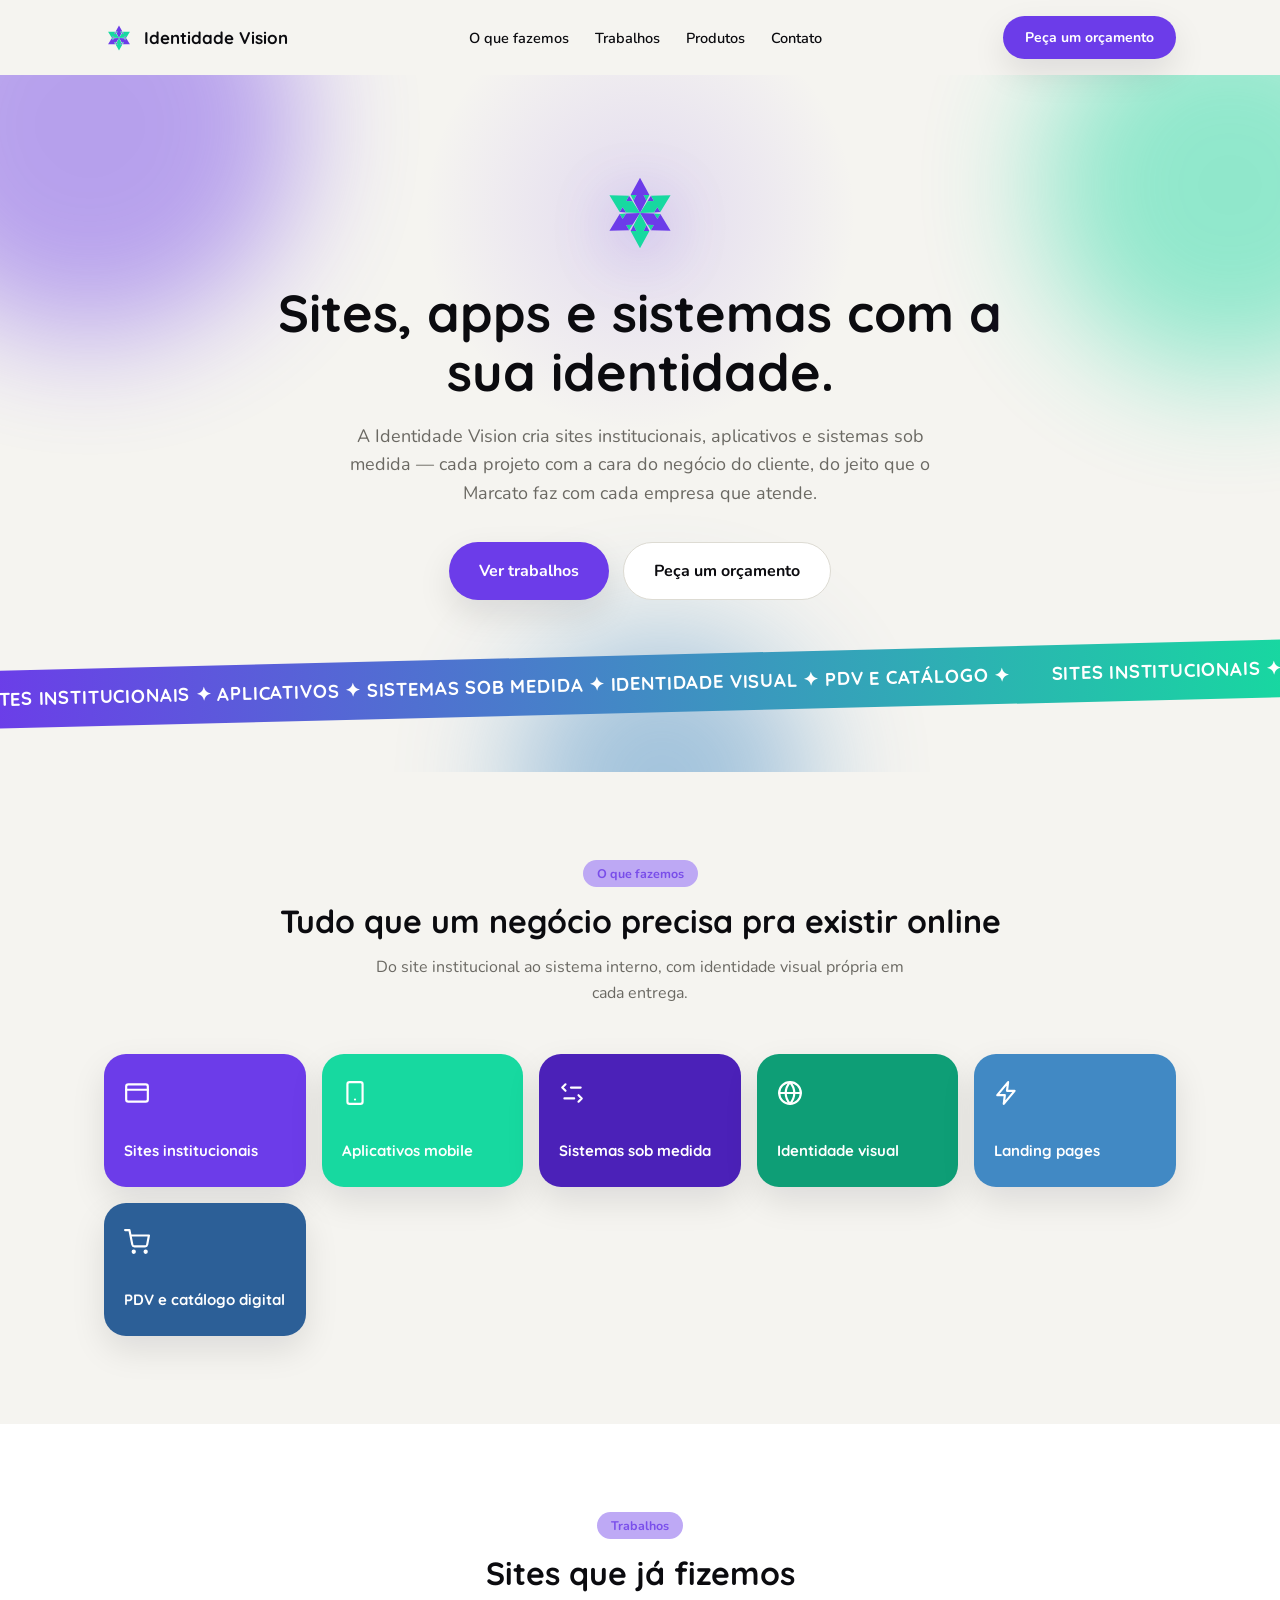
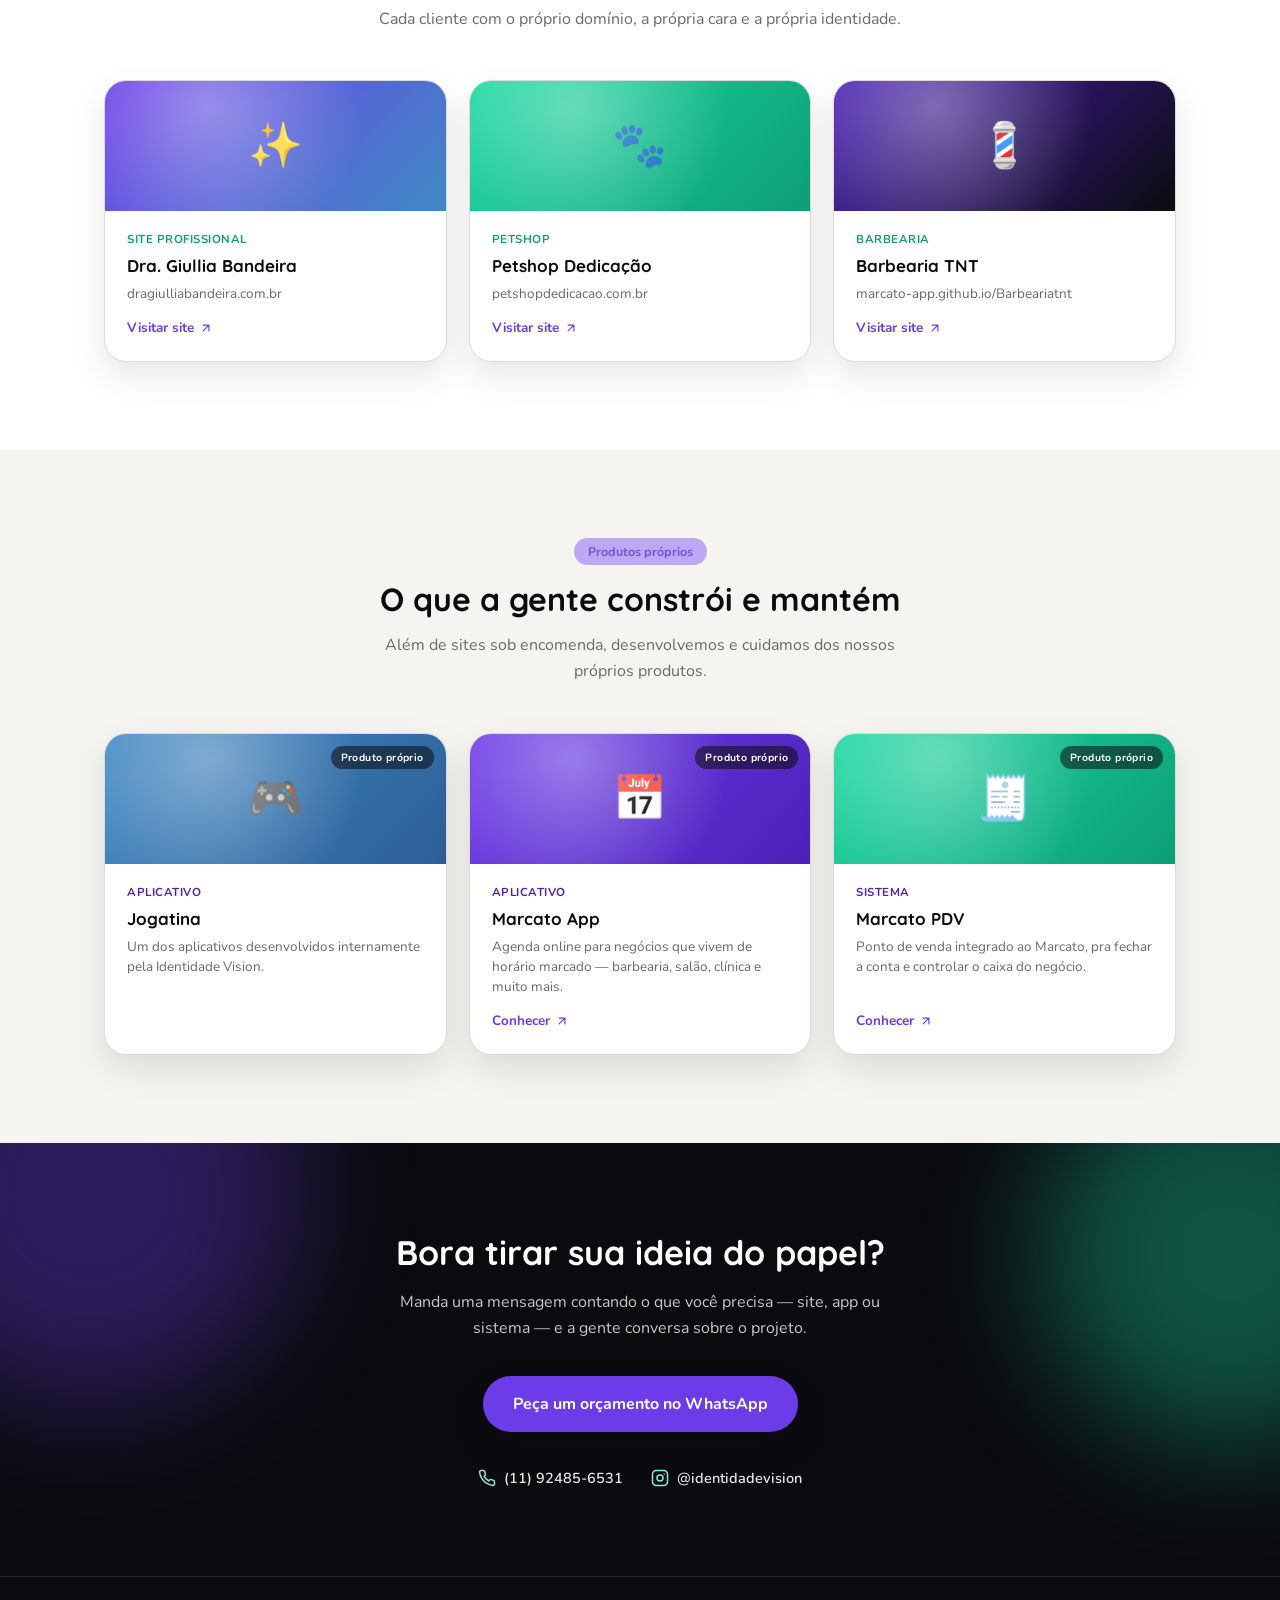
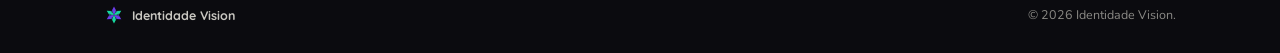
<file: index.html>
<!DOCTYPE html>
<html lang="pt-BR">
<head>
<meta charset="UTF-8">
<meta name="viewport" content="width=device-width, initial-scale=1.0">
<title>Identidade Vision — sites, apps e sistemas sob medida</title>
<meta name="description" content="Estúdio Identidade Vision: sites institucionais, aplicativos e sistemas sob medida, com identidade visual própria. Veja os trabalhos e peça um orçamento.">
<link rel="icon" type="image/svg+xml" href="data:image/svg+xml,%3Csvg%20xmlns%3D%22http%3A%2F%2Fwww.w3.org%2F2000%2Fsvg%22%20viewBox%3D%220%200%20100%20100%22%3E%3Cg%3E%3Cpolygon%20points%3D%2242.38%2C35.36%2038.80%2C28.49%2045.79%2C28.49%22%20fill%3D%22%2317D9A0%22%2F%3E%3Cpolygon%20points%3D%2257.62%2C35.36%2054.21%2C28.49%2061.20%2C28.49%22%20fill%3D%22%2317D9A0%22%2F%3E%3Cpolygon%20points%3D%2258.87%2C36.08%2063.03%2C29.55%2066.52%2C35.60%22%20fill%3D%22%236C3CE9%22%2F%3E%3Cpolygon%20points%3D%2266.48%2C49.28%2070.73%2C42.89%2074.23%2C48.94%22%20fill%3D%22%236C3CE9%22%2F%3E%3Cpolygon%20points%3D%2266.48%2C50.72%2074.23%2C51.06%2070.73%2C57.11%22%20fill%3D%22%2317D9A0%22%2F%3E%3Cpolygon%20points%3D%2258.87%2C63.92%2066.52%2C64.40%2063.03%2C70.45%22%20fill%3D%22%2317D9A0%22%2F%3E%3Cpolygon%20points%3D%2257.62%2C64.64%2061.20%2C71.51%2054.21%2C71.51%22%20fill%3D%22%236C3CE9%22%2F%3E%3Cpolygon%20points%3D%2242.38%2C64.64%2045.79%2C71.51%2038.80%2C71.51%22%20fill%3D%22%236C3CE9%22%2F%3E%3Cpolygon%20points%3D%2241.13%2C63.92%2036.97%2C70.45%2033.48%2C64.40%22%20fill%3D%22%2317D9A0%22%2F%3E%3Cpolygon%20points%3D%2233.52%2C50.72%2029.27%2C57.11%2025.77%2C51.06%22%20fill%3D%22%2317D9A0%22%2F%3E%3Cpolygon%20points%3D%2233.52%2C49.28%2025.77%2C48.94%2029.27%2C42.89%22%20fill%3D%22%236C3CE9%22%2F%3E%3Cpolygon%20points%3D%2241.13%2C36.08%2033.48%2C35.60%2036.97%2C29.55%22%20fill%3D%22%236C3CE9%22%2F%3E%3Cpolygon%20points%3D%2250.00%2C50.00%2042.38%2C35.36%2045.79%2C28.49%2038.80%2C28.49%2050.00%2C8.00%2061.20%2C28.49%2054.21%2C28.49%2057.62%2C35.36%22%20fill%3D%22%236C3CE9%22%2F%3E%3Cpolygon%20points%3D%2250.00%2C50.00%2058.87%2C36.08%2066.52%2C35.60%2063.03%2C29.55%2086.37%2C29.00%2074.23%2C48.94%2070.73%2C42.89%2066.48%2C49.28%22%20fill%3D%22%2317D9A0%22%2F%3E%3Cpolygon%20points%3D%2250.00%2C50.00%2066.48%2C50.72%2070.73%2C57.11%2074.23%2C51.06%2086.37%2C71.00%2063.03%2C70.45%2066.52%2C64.40%2058.87%2C63.92%22%20fill%3D%22%236C3CE9%22%2F%3E%3Cpolygon%20points%3D%2250.00%2C50.00%2057.62%2C64.64%2054.21%2C71.51%2061.20%2C71.51%2050.00%2C92.00%2038.80%2C71.51%2045.79%2C71.51%2042.38%2C64.64%22%20fill%3D%22%2317D9A0%22%2F%3E%3Cpolygon%20points%3D%2250.00%2C50.00%2041.13%2C63.92%2033.48%2C64.40%2036.97%2C70.45%2013.63%2C71.00%2025.77%2C51.06%2029.27%2C57.11%2033.52%2C50.72%22%20fill%3D%22%236C3CE9%22%2F%3E%3Cpolygon%20points%3D%2250.00%2C50.00%2033.52%2C49.28%2029.27%2C42.89%2025.77%2C48.94%2013.63%2C29.00%2036.97%2C29.55%2033.48%2C35.60%2041.13%2C36.08%22%20fill%3D%22%2317D9A0%22%2F%3E%3C%2Fg%3E%3C%2Fsvg%3E">
<link rel="preconnect" href="https://fonts.googleapis.com">
<link rel="preconnect" href="https://fonts.gstatic.com" crossorigin>
<link href="https://fonts.googleapis.com/css2?family=Quicksand:wght@500;600;700&family=Nunito:wght@400;600;700;800&display=swap" rel="stylesheet">
<style>
  :root{
    --violeta:#6C3CE9;
    --violeta-escuro:#4B21B8;
    --violeta-claro:#B7A0F5;
    --verde:#17D9A0;
    --verde-escuro:#0E9E76;
    --verde-claro:#8FEBCE;
    --teal:#4189C4;
    --teal-escuro:#2C5F97;
    --creme:#F5F4F0;
    --tinta:#0B0B0F;
    --borda:#DDDBD3;
    --cinza:#6B6963;
    --raio-lg:22px;
    --raio-md:14px;
    --sombra:0 14px 34px rgba(11,11,15,0.10);
  }
  *{box-sizing:border-box;}
  html{scroll-behavior:smooth;}
  body{
    margin:0;
    font-family:'Nunito', sans-serif;
    background:var(--creme);
    color:var(--tinta);
    -webkit-font-smoothing:antialiased;
    overflow-x:hidden;
  }
  h1,h2,h3{font-family:'Quicksand', sans-serif; font-weight:700; margin:0;}
  p{margin:0;}
  a{text-decoration:none;color:inherit;}
  img,svg{display:block;max-width:100%;}
  .wrap{max-width:1120px;margin:0 auto;padding:0 24px;}
  ::selection{background:var(--violeta);color:#fff;}

  /* ---------- reveal on scroll ---------- */
  .reveal{opacity:0; transform:translateY(28px); transition:opacity .7s cubic-bezier(.16,.8,.3,1), transform .7s cubic-bezier(.16,.8,.3,1);}
  .reveal.in-view{opacity:1; transform:translateY(0);}

  /* ---------- nav ---------- */
  .nav{position:sticky;top:0;z-index:100;padding:16px 0;transition:background .3s ease, box-shadow .3s ease, backdrop-filter .3s ease;}
  .nav.solido{background:rgba(245,244,240,0.88);backdrop-filter:blur(10px);box-shadow:0 2px 18px rgba(11,11,15,.06);}
  .nav-inner{max-width:1120px;margin:0 auto;padding:0 24px;display:flex;align-items:center;gap:20px;}
  .marca{display:flex;align-items:center;gap:10px;flex-shrink:0;}
  .marca span{font-family:'Quicksand',sans-serif;font-weight:700;font-size:17px;}
  .nav-links{display:flex;gap:26px;margin:0 auto;font-weight:600;font-size:14.5px;}
  .nav-links a{position:relative;padding:4px 0;}
  .nav-links a::after{content:"";position:absolute;left:0;bottom:-2px;width:0;height:2px;background:var(--violeta);transition:width .25s ease;}
  .nav-links a:hover::after{width:100%;}
  .nav-cta{flex-shrink:0;}

  /* ---------- logo oficial ---------- */
  .simbolo{animation:girar-devagar 42s linear infinite;}
  @keyframes girar-devagar{from{transform:rotate(0deg);}to{transform:rotate(360deg);}}

  .btn-primario{
    display:inline-flex;align-items:center;gap:8px;
    background:var(--violeta);color:#fff;font-weight:700;font-size:14px;
    padding:12px 22px;border-radius:999px;box-shadow:var(--sombra);
    transition:transform .2s ease, background .2s ease, box-shadow .2s ease;
    white-space:nowrap;
  }
  .btn-primario:hover{background:var(--violeta-escuro);transform:translateY(-2px) scale(1.02);}
  .btn-primario.grande{padding:17px 30px;font-size:16px;}
  .btn-secundario{
    display:inline-flex;align-items:center;gap:8px;
    background:#fff;color:var(--tinta);font-weight:700;font-size:14px;
    padding:12px 22px;border-radius:999px;border:1.5px solid var(--borda);
    transition:border-color .2s ease, color .2s ease, transform .2s ease;
  }
  .btn-secundario:hover{border-color:var(--violeta);color:var(--violeta);transform:translateY(-2px);}
  .btn-secundario.grande{padding:17px 30px;font-size:16px;}

  /* ---------- hero ---------- */
  .hero{position:relative;padding:96px 0 60px;text-align:center;overflow:hidden;isolation:isolate;}
  .blob{position:absolute;border-radius:50%;filter:blur(60px);opacity:.45;z-index:-2;animation:flutuar 12s ease-in-out infinite;}
  .blob1{width:420px;height:420px;background:var(--violeta);top:-160px;left:-120px;}
  .blob2{width:380px;height:380px;background:var(--verde);top:-80px;right:-140px;animation-delay:-4s;}
  .blob3{width:300px;height:300px;background:var(--teal);bottom:-160px;left:40%;animation-delay:-8s;}
  @keyframes flutuar{0%,100%{transform:translate(0,0) scale(1);}50%{transform:translate(30px,-24px) scale(1.1);}}
  .holofote{position:absolute;inset:0;z-index:-1;pointer-events:none;
    background:radial-gradient(360px circle at var(--mx,50%) var(--my,20%), rgba(108,60,233,.14), transparent 60%);
  }
  .hero-simbolo{margin:0 auto 28px;width:84px;height:84px;
    filter:drop-shadow(0 14px 30px rgba(108,60,233,.25));}
  .hero h1{
    font-size:52px;line-height:1.14;max-width:820px;margin:0 auto 20px;
    background:linear-gradient(100deg,var(--tinta) 30%,var(--violeta) 55%,var(--verde) 75%,var(--tinta) 100%);
    background-size:300% auto;
    -webkit-background-clip:text;background-clip:text;color:transparent;
    animation:brilho 7s linear infinite;
  }
  @keyframes brilho{to{background-position:300% center;}}
  .hero p.sub{font-size:18px;line-height:1.6;color:var(--cinza);max-width:600px;margin:0 auto 34px;}
  .hero-cta{display:flex;gap:14px;justify-content:center;flex-wrap:wrap;}

  /* ---------- marquee ---------- */
  .faixa{
    background:linear-gradient(90deg,var(--violeta),var(--verde));
    padding:16px 0;overflow:hidden;white-space:nowrap;transform:rotate(-1.4deg) scale(1.03);margin:56px 0 0;
  }
  .faixa-track{display:inline-flex;gap:40px;animation:marquee 26s linear infinite;}
  .faixa span{color:#fff;font-family:'Quicksand',sans-serif;font-weight:700;font-size:18px;letter-spacing:.5px;display:inline-flex;align-items:center;gap:40px;}
  @keyframes marquee{from{transform:translateX(0);}to{transform:translateX(-50%);}}

  /* ---------- seções ---------- */
  .secao{padding:88px 0;}
  .secao-titulo{font-size:32px;text-align:center;margin-bottom:14px;}
  .secao-sub{font-size:16px;color:var(--cinza);text-align:center;max-width:560px;margin:0 auto 48px;line-height:1.6;}
  .tag{
    display:inline-block;font-size:12.5px;font-weight:700;color:var(--violeta);
    background:var(--violeta-claro);opacity:.9;padding:5px 14px;border-radius:999px;margin-bottom:14px;
  }
  .centro{text-align:center;}

  /* grade de capacidades (bento) */
  .grade{display:grid;grid-template-columns:repeat(auto-fit,minmax(190px,1fr));gap:16px;}
  .tile{
    border-radius:var(--raio-lg);padding:26px 20px;display:flex;flex-direction:column;gap:36px;
    min-height:130px;box-shadow:var(--sombra);color:#fff;
    transition:transform .25s cubic-bezier(.16,.8,.3,1), box-shadow .25s ease;
  }
  .tile:hover{transform:translateY(-6px) scale(1.02);box-shadow:0 20px 40px rgba(11,11,15,.16);}
  .tile svg{width:26px;height:26px;stroke:#fff;}
  .tile span{font-family:'Quicksand',sans-serif;font-weight:700;font-size:15px;line-height:1.25;}

  /* cards de trabalhos/produtos */
  .cartoes{display:grid;grid-template-columns:repeat(auto-fit,minmax(260px,1fr));gap:22px;}
  .cartao{
    background:#fff;border:1px solid var(--borda);border-radius:var(--raio-lg);overflow:hidden;
    box-shadow:var(--sombra);transition:transform .3s cubic-bezier(.16,.8,.3,1), box-shadow .3s ease;
    display:flex;flex-direction:column;
  }
  .cartao:hover{transform:translateY(-8px);box-shadow:0 24px 48px rgba(11,11,15,.14);}
  .cartao-capa{
    height:130px;display:flex;align-items:center;justify-content:center;font-size:44px;
    position:relative;overflow:hidden;
  }
  .cartao-capa::after{
    content:"";position:absolute;inset:0;
    background:radial-gradient(circle at 30% 20%, rgba(255,255,255,.35), transparent 60%);
  }
  .cartao-corpo{padding:20px 22px 24px;display:flex;flex-direction:column;gap:8px;flex:1;}
  .cartao-tag{font-size:11.5px;font-weight:700;text-transform:uppercase;letter-spacing:.5px;color:var(--verde-escuro);}
  .cartao-titulo{font-family:'Quicksand',sans-serif;font-weight:700;font-size:17px;}
  .cartao-desc{font-size:13.5px;color:var(--cinza);line-height:1.5;flex:1;}
  .cartao-link{font-size:13.5px;font-weight:700;color:var(--violeta);display:inline-flex;align-items:center;gap:5px;margin-top:6px;}
  .cartao-link svg{width:14px;height:14px;stroke:var(--violeta);transition:transform .2s ease;}
  .cartao:hover .cartao-link svg{transform:translate(3px,-3px);}
  .cartao.produto .cartao-tag{color:var(--violeta-escuro);}
  .selo-proprio{
    position:absolute;top:12px;right:12px;background:rgba(11,11,15,.55);color:#fff;
    font-size:10.5px;font-weight:700;padding:4px 10px;border-radius:999px;letter-spacing:.4px;
  }

  /* faixa escura contato */
  .contato{
    position:relative;background:var(--tinta);color:#fff;text-align:center;overflow:hidden;isolation:isolate;
  }
  .contato .blob{opacity:.35;}
  .contato h2{color:#fff;font-size:34px;margin-bottom:16px;}
  .contato p{color:#C9C7C1;font-size:16px;max-width:520px;margin:0 auto 34px;line-height:1.6;}
  .contato-cta{display:flex;gap:14px;justify-content:center;flex-wrap:wrap;margin-bottom:36px;}
  .contato-info{display:flex;gap:28px;justify-content:center;flex-wrap:wrap;font-size:14.5px;font-weight:600;color:#E7E6E2;}
  .contato-info a{display:inline-flex;align-items:center;gap:8px;transition:color .2s ease;}
  .contato-info a:hover{color:var(--verde-claro);}
  .contato-info svg{width:18px;height:18px;stroke:var(--verde-claro);}

  /* rodapé */
  footer{background:var(--tinta);color:#8b8a86;padding:28px 0;border-top:1px solid #24242b;}
  .rodape-inner{display:flex;justify-content:space-between;align-items:center;flex-wrap:wrap;gap:14px;font-size:12.5px;}
  .rodape-marca{display:flex;align-items:center;gap:8px;color:#C9C7C1;font-weight:700;font-family:'Quicksand',sans-serif;}

  /* botão flutuante de orçamento */
  .flutuante{
    position:fixed;right:22px;bottom:22px;z-index:200;
    display:inline-flex;align-items:center;gap:9px;
    background:var(--verde-escuro);color:#fff;font-weight:700;font-size:14px;
    padding:14px 20px;border-radius:999px;box-shadow:0 12px 30px rgba(14,158,118,.35);
    animation:pulso 2.6s ease-in-out infinite;
    opacity:0;transform:translateY(16px);pointer-events:none;
    transition:opacity .35s ease, transform .35s ease;
  }
  .flutuante.mostrar{opacity:1;transform:translateY(0);pointer-events:auto;}
  .flutuante svg{width:19px;height:19px;stroke:#fff;}
  @keyframes pulso{0%,100%{box-shadow:0 0 0 0 rgba(23,217,160,.45);}50%{box-shadow:0 0 0 12px rgba(23,217,160,0);}}

  @media (max-width:820px){
    .nav-links{display:none;}
    .hero h1{font-size:36px;}
    .hero p.sub{font-size:16px;}
    .faixa{transform:rotate(-2deg) scale(1.08);}
  }

  @media (prefers-reduced-motion:reduce){
    *,*::before,*::after{animation-duration:.01ms!important;animation-iteration-count:1!important;
      transition-duration:.01ms!important;}
    .reveal{opacity:1;transform:none;}
    html{scroll-behavior:auto;}
  }
</style>
</head>
<body>

<svg width="0" height="0" style="position:absolute" aria-hidden="true">
  <defs>
    <symbol id="logo-iv" viewBox="0 0 100 100">
      <polygon points="42.38,35.36 38.80,28.49 45.79,28.49" fill="#17D9A0"/>
      <polygon points="57.62,35.36 54.21,28.49 61.20,28.49" fill="#17D9A0"/>
      <polygon points="58.87,36.08 63.03,29.55 66.52,35.60" fill="#6C3CE9"/>
      <polygon points="66.48,49.28 70.73,42.89 74.23,48.94" fill="#6C3CE9"/>
      <polygon points="66.48,50.72 74.23,51.06 70.73,57.11" fill="#17D9A0"/>
      <polygon points="58.87,63.92 66.52,64.40 63.03,70.45" fill="#17D9A0"/>
      <polygon points="57.62,64.64 61.20,71.51 54.21,71.51" fill="#6C3CE9"/>
      <polygon points="42.38,64.64 45.79,71.51 38.80,71.51" fill="#6C3CE9"/>
      <polygon points="41.13,63.92 36.97,70.45 33.48,64.40" fill="#17D9A0"/>
      <polygon points="33.52,50.72 29.27,57.11 25.77,51.06" fill="#17D9A0"/>
      <polygon points="33.52,49.28 25.77,48.94 29.27,42.89" fill="#6C3CE9"/>
      <polygon points="41.13,36.08 33.48,35.60 36.97,29.55" fill="#6C3CE9"/>
      <polygon points="50.00,50.00 42.38,35.36 45.79,28.49 38.80,28.49 50.00,8.00 61.20,28.49 54.21,28.49 57.62,35.36" fill="#6C3CE9"/>
      <polygon points="50.00,50.00 58.87,36.08 66.52,35.60 63.03,29.55 86.37,29.00 74.23,48.94 70.73,42.89 66.48,49.28" fill="#17D9A0"/>
      <polygon points="50.00,50.00 66.48,50.72 70.73,57.11 74.23,51.06 86.37,71.00 63.03,70.45 66.52,64.40 58.87,63.92" fill="#6C3CE9"/>
      <polygon points="50.00,50.00 57.62,64.64 54.21,71.51 61.20,71.51 50.00,92.00 38.80,71.51 45.79,71.51 42.38,64.64" fill="#17D9A0"/>
      <polygon points="50.00,50.00 41.13,63.92 33.48,64.40 36.97,70.45 13.63,71.00 25.77,51.06 29.27,57.11 33.52,50.72" fill="#6C3CE9"/>
      <polygon points="50.00,50.00 33.52,49.28 29.27,42.89 25.77,48.94 13.63,29.00 36.97,29.55 33.48,35.60 41.13,36.08" fill="#17D9A0"/>
    </symbol>
  </defs>
</svg>


<nav class="nav" id="nav">
  <div class="nav-inner">
    <a href="#topo" class="marca">
      <svg class="simbolo" width="30" height="30" viewBox="0 0 100 100"><use href="#logo-iv"/></svg>
      <span>Identidade Vision</span>
    </a>
    <div class="nav-links">
      <a href="#capacidades">O que fazemos</a>
      <a href="#trabalhos">Trabalhos</a>
      <a href="#produtos">Produtos</a>
      <a href="#contato">Contato</a>
    </div>
    <div class="nav-cta">
      <a href="https://wa.me/5511924856531?text=Ol%C3%A1!%20Vim%20pelo%20site%20e%20quero%20um%20or%C3%A7amento." target="_blank" rel="noopener noreferrer" class="btn-primario">Peça um orçamento</a>
    </div>
  </div>
</nav>

<header class="hero" id="topo">
  <div class="blob blob1"></div>
  <div class="blob blob2"></div>
  <div class="blob blob3"></div>
  <div class="holofote" id="holofote"></div>
  <div class="wrap">
    <svg class="hero-simbolo simbolo" viewBox="0 0 100 100"><use href="#logo-iv"/></svg>
    <h1>Sites, apps e sistemas com a sua identidade.</h1>
    <p class="sub">A Identidade Vision cria sites institucionais, aplicativos e sistemas sob medida — cada projeto com a cara do negócio do cliente, do jeito que o Marcato faz com cada empresa que atende.</p>
    <div class="hero-cta">
      <a href="#trabalhos" class="btn-primario grande">Ver trabalhos</a>
      <a href="https://wa.me/5511924856531?text=Ol%C3%A1!%20Vim%20pelo%20site%20e%20quero%20um%20or%C3%A7amento." target="_blank" rel="noopener noreferrer" class="btn-secundario grande">Peça um orçamento</a>
    </div>
  </div>

  <div class="faixa">
    <div class="faixa-track">
      <span>SITES INSTITUCIONAIS ✦ APLICATIVOS ✦ SISTEMAS SOB MEDIDA ✦ IDENTIDADE VISUAL ✦ PDV E CATÁLOGO ✦</span>
      <span>SITES INSTITUCIONAIS ✦ APLICATIVOS ✦ SISTEMAS SOB MEDIDA ✦ IDENTIDADE VISUAL ✦ PDV E CATÁLOGO ✦</span>
    </div>
  </div>
</header>

<section id="capacidades" class="secao">
  <div class="wrap centro">
    <span class="tag">O que fazemos</span>
    <h2 class="secao-titulo">Tudo que um negócio precisa pra existir online</h2>
    <p class="secao-sub">Do site institucional ao sistema interno, com identidade visual própria em cada entrega.</p>
  </div>
  <div class="wrap grade">
    <div class="tile reveal" style="background:var(--violeta)">
      <svg viewBox="0 0 24 24" fill="none" stroke-width="2" stroke-linecap="round" stroke-linejoin="round"><rect x="2" y="4" width="20" height="16" rx="2"/><path d="M2 9h20"/></svg>
      <span>Sites institucionais</span>
    </div>
    <div class="tile reveal" style="background:var(--verde)">
      <svg viewBox="0 0 24 24" fill="none" stroke-width="2" stroke-linecap="round" stroke-linejoin="round"><rect x="5" y="2" width="14" height="20" rx="2"/><path d="M12 18h.01"/></svg>
      <span>Aplicativos mobile</span>
    </div>
    <div class="tile reveal" style="background:var(--violeta-escuro)">
      <svg viewBox="0 0 24 24" fill="none" stroke-width="2" stroke-linecap="round" stroke-linejoin="round"><path d="M20 7h-9M14 17H5M6 4l-3 3 3 3M18 14l3 3-3 3"/></svg>
      <span>Sistemas sob medida</span>
    </div>
    <div class="tile reveal" style="background:var(--verde-escuro)">
      <svg viewBox="0 0 24 24" fill="none" stroke-width="2" stroke-linecap="round" stroke-linejoin="round"><circle cx="12" cy="12" r="10"/><path d="M12 2a15.3 15.3 0 0 0-4 10 15.3 15.3 0 0 0 4 10 15.3 15.3 0 0 0 4-10 15.3 15.3 0 0 0-4-10zM2 12h20"/></svg>
      <span>Identidade visual</span>
    </div>
    <div class="tile reveal" style="background:var(--teal)">
      <svg viewBox="0 0 24 24" fill="none" stroke-width="2" stroke-linecap="round" stroke-linejoin="round"><path d="M13 2 3 14h7l-1 8 10-12h-7l1-8z"/></svg>
      <span>Landing pages</span>
    </div>
    <div class="tile reveal" style="background:var(--teal-escuro)">
      <svg viewBox="0 0 24 24" fill="none" stroke-width="2" stroke-linecap="round" stroke-linejoin="round"><circle cx="9" cy="21" r="1"/><circle cx="20" cy="21" r="1"/><path d="M1 1h4l2.68 13.39a2 2 0 0 0 2 1.61h9.72a2 2 0 0 0 2-1.61L23 6H6"/></svg>
      <span>PDV e catálogo digital</span>
    </div>
  </div>
</section>

<section id="trabalhos" class="secao" style="background:#fff;">
  <div class="wrap centro">
    <span class="tag">Trabalhos</span>
    <h2 class="secao-titulo">Sites que já fizemos</h2>
    <p class="secao-sub">Cada cliente com o próprio domínio, a própria cara e a própria identidade.</p>
  </div>
  <div class="wrap cartoes">
    <a class="cartao reveal" href="https://www.dragiulliabandeira.com.br" target="_blank" rel="noopener noreferrer">
      <div class="cartao-capa" style="background:linear-gradient(135deg,var(--violeta),var(--teal))">✨</div>
      <div class="cartao-corpo">
        <span class="cartao-tag">Site profissional</span>
        <h3 class="cartao-titulo">Dra. Giullia Bandeira</h3>
        <p class="cartao-desc">dragiulliabandeira.com.br</p>
        <span class="cartao-link">Visitar site
          <svg viewBox="0 0 24 24" fill="none" stroke-width="2" stroke-linecap="round" stroke-linejoin="round"><path d="M7 17 17 7M7 7h10v10"/></svg>
        </span>
      </div>
    </a>
    <a class="cartao reveal" href="https://www.petshopdedicacao.com.br" target="_blank" rel="noopener noreferrer">
      <div class="cartao-capa" style="background:linear-gradient(135deg,var(--verde),var(--verde-escuro))">🐾</div>
      <div class="cartao-corpo">
        <span class="cartao-tag">Petshop</span>
        <h3 class="cartao-titulo">Petshop Dedicação</h3>
        <p class="cartao-desc">petshopdedicacao.com.br</p>
        <span class="cartao-link">Visitar site
          <svg viewBox="0 0 24 24" fill="none" stroke-width="2" stroke-linecap="round" stroke-linejoin="round"><path d="M7 17 17 7M7 7h10v10"/></svg>
        </span>
      </div>
    </a>
    <a class="cartao reveal" href="https://marcato-app.github.io/Barbeariatnt/barbearia-tnt.html" target="_blank" rel="noopener noreferrer">
      <div class="cartao-capa" style="background:linear-gradient(135deg,var(--violeta-escuro),var(--tinta))">💈</div>
      <div class="cartao-corpo">
        <span class="cartao-tag">Barbearia</span>
        <h3 class="cartao-titulo">Barbearia TNT</h3>
        <p class="cartao-desc">marcato-app.github.io/Barbeariatnt</p>
        <span class="cartao-link">Visitar site
          <svg viewBox="0 0 24 24" fill="none" stroke-width="2" stroke-linecap="round" stroke-linejoin="round"><path d="M7 17 17 7M7 7h10v10"/></svg>
        </span>
      </div>
    </a>
  </div>
</section>

<section id="produtos" class="secao">
  <div class="wrap centro">
    <span class="tag">Produtos próprios</span>
    <h2 class="secao-titulo">O que a gente constrói e mantém</h2>
    <p class="secao-sub">Além de sites sob encomenda, desenvolvemos e cuidamos dos nossos próprios produtos.</p>
  </div>
  <div class="wrap cartoes">
    <div class="cartao produto reveal" style="position:relative;">
      <div class="cartao-capa" style="background:linear-gradient(135deg,var(--teal),var(--teal-escuro))">🎮</div>
      <span class="selo-proprio">Produto próprio</span>
      <div class="cartao-corpo">
        <span class="cartao-tag">Aplicativo</span>
        <h3 class="cartao-titulo">Jogatina</h3>
        <p class="cartao-desc">Um dos aplicativos desenvolvidos internamente pela Identidade Vision.</p>
      </div>
    </div>
    <a class="cartao produto reveal" href="/" style="position:relative;">
      <div class="cartao-capa" style="background:linear-gradient(135deg,var(--violeta),var(--violeta-escuro))">📅</div>
      <span class="selo-proprio">Produto próprio</span>
      <div class="cartao-corpo">
        <span class="cartao-tag">Aplicativo</span>
        <h3 class="cartao-titulo">Marcato App</h3>
        <p class="cartao-desc">Agenda online para negócios que vivem de horário marcado — barbearia, salão, clínica e muito mais.</p>
        <span class="cartao-link">Conhecer
          <svg viewBox="0 0 24 24" fill="none" stroke-width="2" stroke-linecap="round" stroke-linejoin="round"><path d="M7 17 17 7M7 7h10v10"/></svg>
        </span>
      </div>
    </a>
    <a class="cartao produto reveal" href="/" style="position:relative;">
      <div class="cartao-capa" style="background:linear-gradient(135deg,var(--verde),var(--verde-escuro))">🧾</div>
      <span class="selo-proprio">Produto próprio</span>
      <div class="cartao-corpo">
        <span class="cartao-tag">Sistema</span>
        <h3 class="cartao-titulo">Marcato PDV</h3>
        <p class="cartao-desc">Ponto de venda integrado ao Marcato, pra fechar a conta e controlar o caixa do negócio.</p>
        <span class="cartao-link">Conhecer
          <svg viewBox="0 0 24 24" fill="none" stroke-width="2" stroke-linecap="round" stroke-linejoin="round"><path d="M7 17 17 7M7 7h10v10"/></svg>
        </span>
      </div>
    </a>
  </div>
</section>

<section id="contato" class="secao contato">
  <div class="blob blob1"></div>
  <div class="blob blob2"></div>
  <div class="wrap">
    <h2 class="reveal">Bora tirar sua ideia do papel?</h2>
    <p class="reveal">Manda uma mensagem contando o que você precisa — site, app ou sistema — e a gente conversa sobre o projeto.</p>
    <div class="contato-cta reveal">
      <a href="https://wa.me/5511924856531?text=Ol%C3%A1!%20Vim%20pelo%20site%20e%20quero%20um%20or%C3%A7amento." target="_blank" rel="noopener noreferrer" class="btn-primario grande">Peça um orçamento no WhatsApp</a>
    </div>
    <div class="contato-info reveal">
      <a href="tel:+5511924856531">
        <svg viewBox="0 0 24 24" fill="none" stroke-width="2" stroke-linecap="round" stroke-linejoin="round"><path d="M22 16.92v3a2 2 0 0 1-2.18 2 19.79 19.79 0 0 1-8.63-3.07 19.5 19.5 0 0 1-6-6 19.79 19.79 0 0 1-3.07-8.67A2 2 0 0 1 4.11 2h3a2 2 0 0 1 2 1.72c.13.96.36 1.9.68 2.81a2 2 0 0 1-.45 2.11L8.09 9.91a16 16 0 0 0 6 6l1.27-1.27a2 2 0 0 1 2.11-.45c.91.32 1.85.55 2.81.68A2 2 0 0 1 22 16.92z"/></svg>
        (11) 92485-6531
      </a>
      <a href="https://www.instagram.com/identidadevision" target="_blank" rel="noopener noreferrer">
        <svg viewBox="0 0 24 24" fill="none" stroke-width="2" stroke-linecap="round" stroke-linejoin="round"><rect x="2" y="2" width="20" height="20" rx="5"/><circle cx="12" cy="12" r="4"/><path d="M17.5 6.5h.01"/></svg>
        @identidadevision
      </a>
    </div>
  </div>
</section>

<footer>
  <div class="wrap rodape-inner">
    <div class="rodape-marca">
      <svg class="simbolo" width="20" height="20" viewBox="0 0 100 100"><use href="#logo-iv"/></svg>
      Identidade Vision
    </div>
    <span id="ano"></span>
  </div>
</footer>

<a class="flutuante" id="flutuante" href="https://wa.me/5511924856531?text=Ol%C3%A1!%20Vim%20pelo%20site%20e%20quero%20um%20or%C3%A7amento." target="_blank" rel="noopener noreferrer">
  <svg viewBox="0 0 24 24" fill="none" stroke-width="2" stroke-linecap="round" stroke-linejoin="round"><path d="M21 11.5a8.38 8.38 0 0 1-.9 3.8 8.5 8.5 0 0 1-7.6 4.7 8.38 8.38 0 0 1-3.8-.9L3 21l1.9-5.7a8.38 8.38 0 0 1-.9-3.8 8.5 8.5 0 0 1 4.7-7.6 8.38 8.38 0 0 1 3.8-.9h.5a8.48 8.48 0 0 1 8 8v.5z"/></svg>
  Orçamento
</a>

<script>
  document.getElementById('ano').textContent = '© ' + new Date().getFullYear() + ' Identidade Vision.';

  // nav sólida ao rolar
  const nav = document.getElementById('nav');
  const flutuante = document.getElementById('flutuante');
  window.addEventListener('scroll', () => {
    const y = window.scrollY;
    nav.classList.toggle('solido', y > 8);
    flutuante.classList.toggle('mostrar', y > window.innerHeight * 0.6);
  }, { passive: true });

  // holofote que segue o mouse no hero
  const hero = document.getElementById('topo');
  const holofote = document.getElementById('holofote');
  hero.addEventListener('mousemove', (e) => {
    const r = hero.getBoundingClientRect();
    holofote.style.setProperty('--mx', ((e.clientX - r.left) / r.width * 100) + '%');
    holofote.style.setProperty('--my', ((e.clientY - r.top) / r.height * 100) + '%');
  });

  // revela elementos ao entrar na tela, com atraso escalonado
  const alvos = document.querySelectorAll('.reveal');
  const obs = new IntersectionObserver((entradas) => {
    entradas.forEach((entrada, i) => {
      if (entrada.isIntersecting) {
        entrada.target.style.transitionDelay = (i % 6) * 70 + 'ms';
        entrada.target.classList.add('in-view');
        obs.unobserve(entrada.target);
      }
    });
  }, { threshold: 0.15 });
  alvos.forEach((el) => obs.observe(el));
</script>
</body>
</html>
</file>
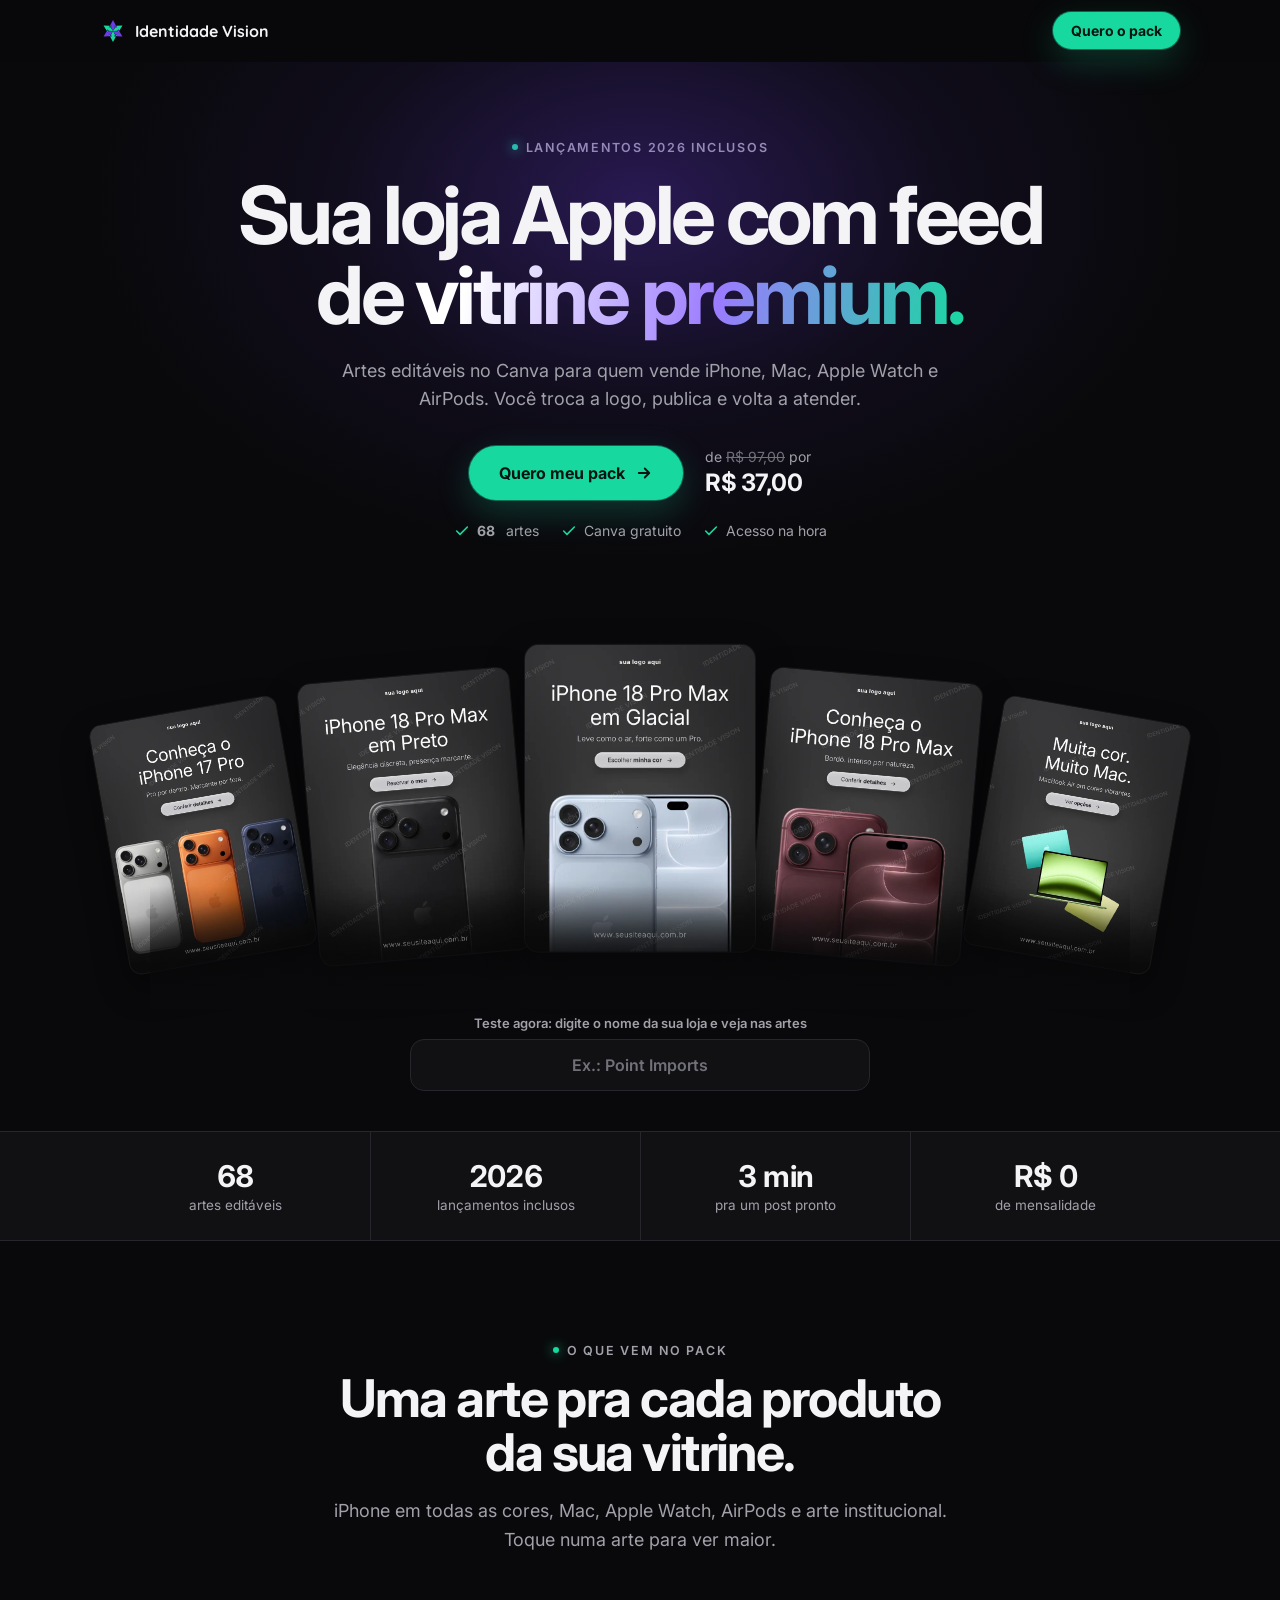
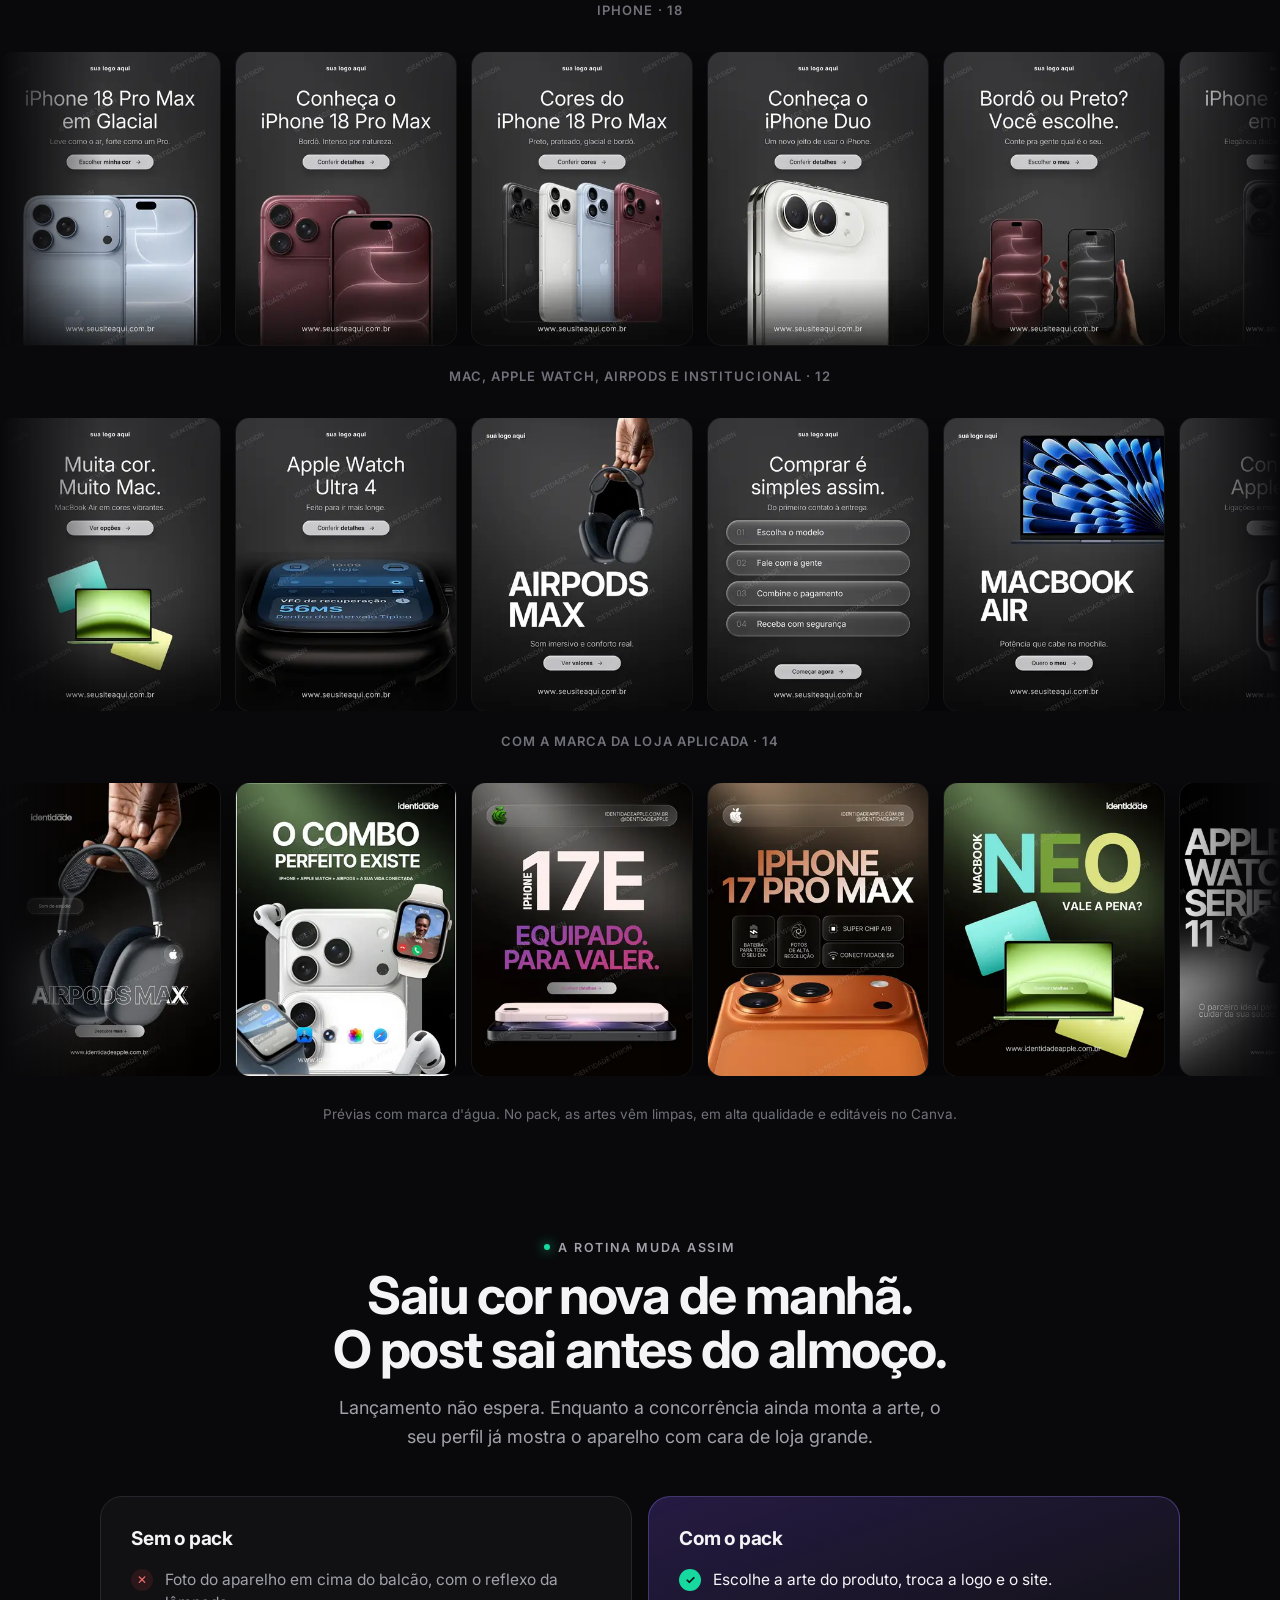
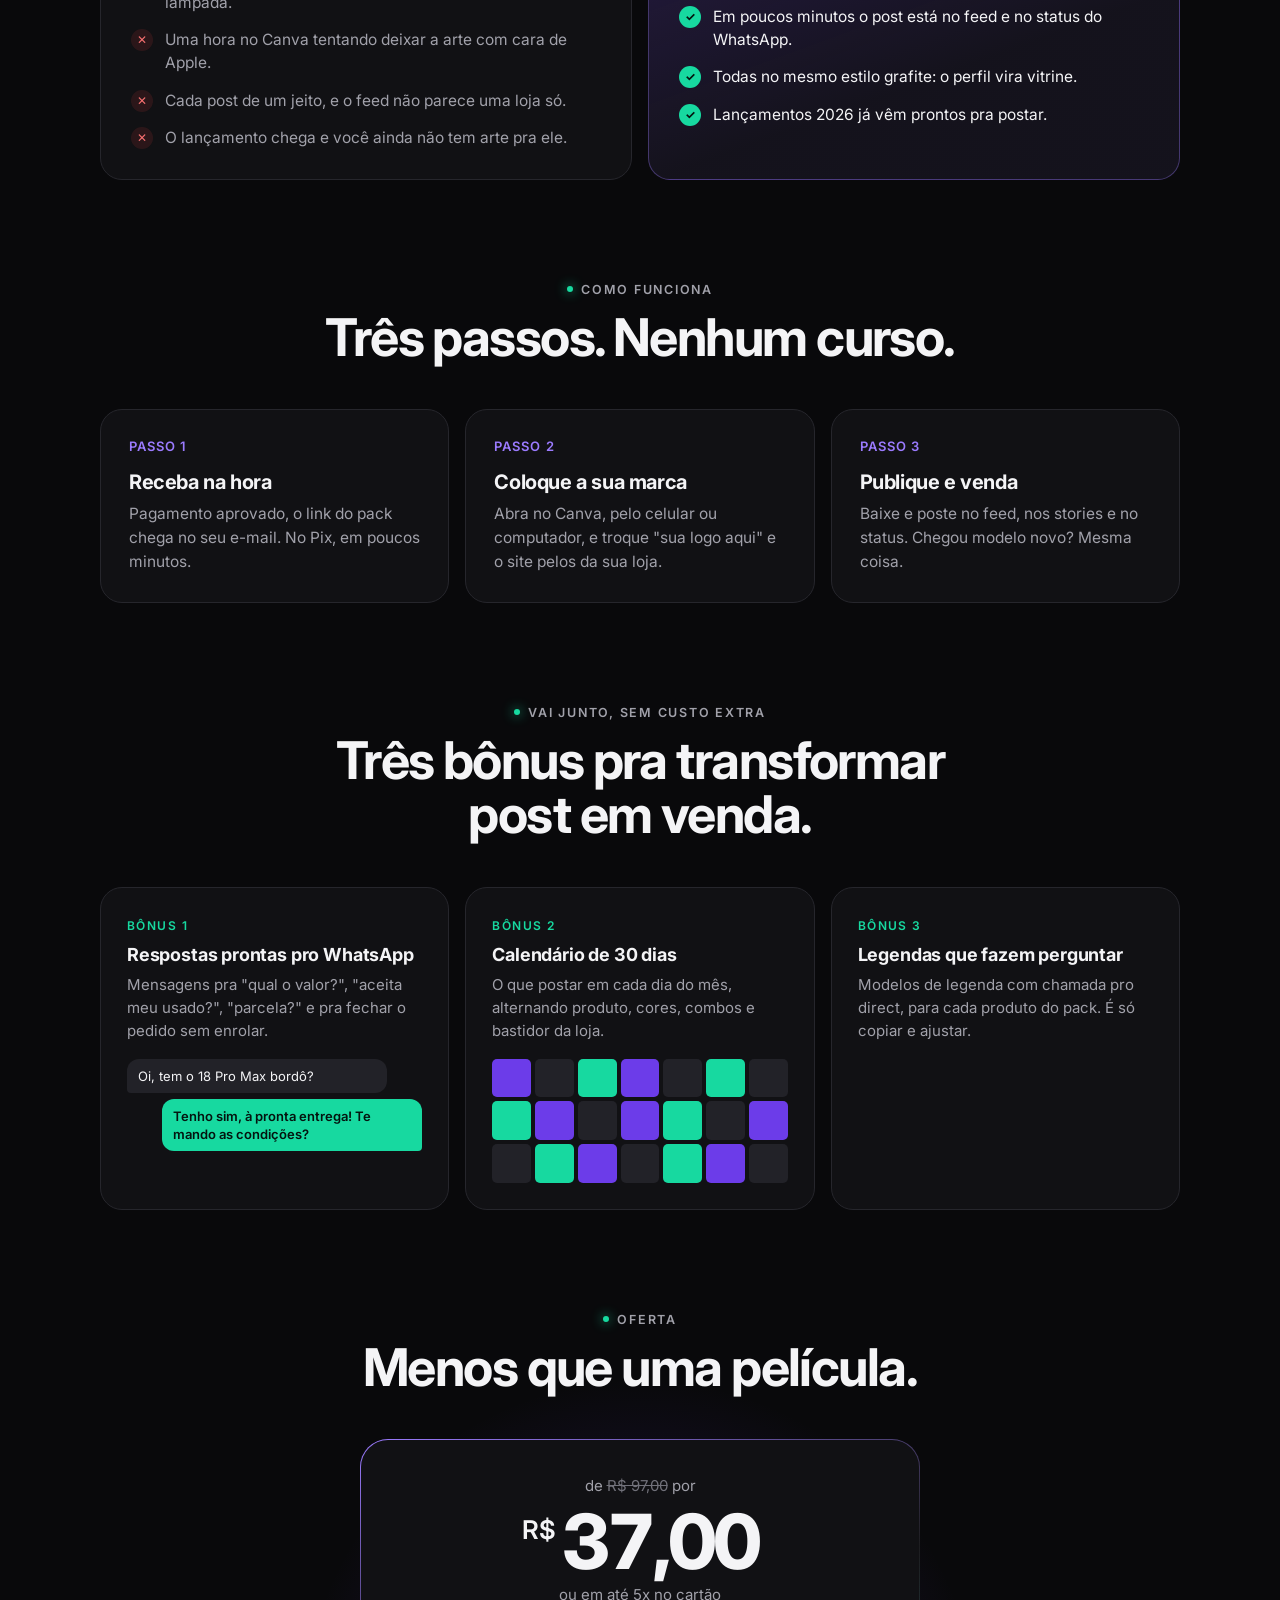
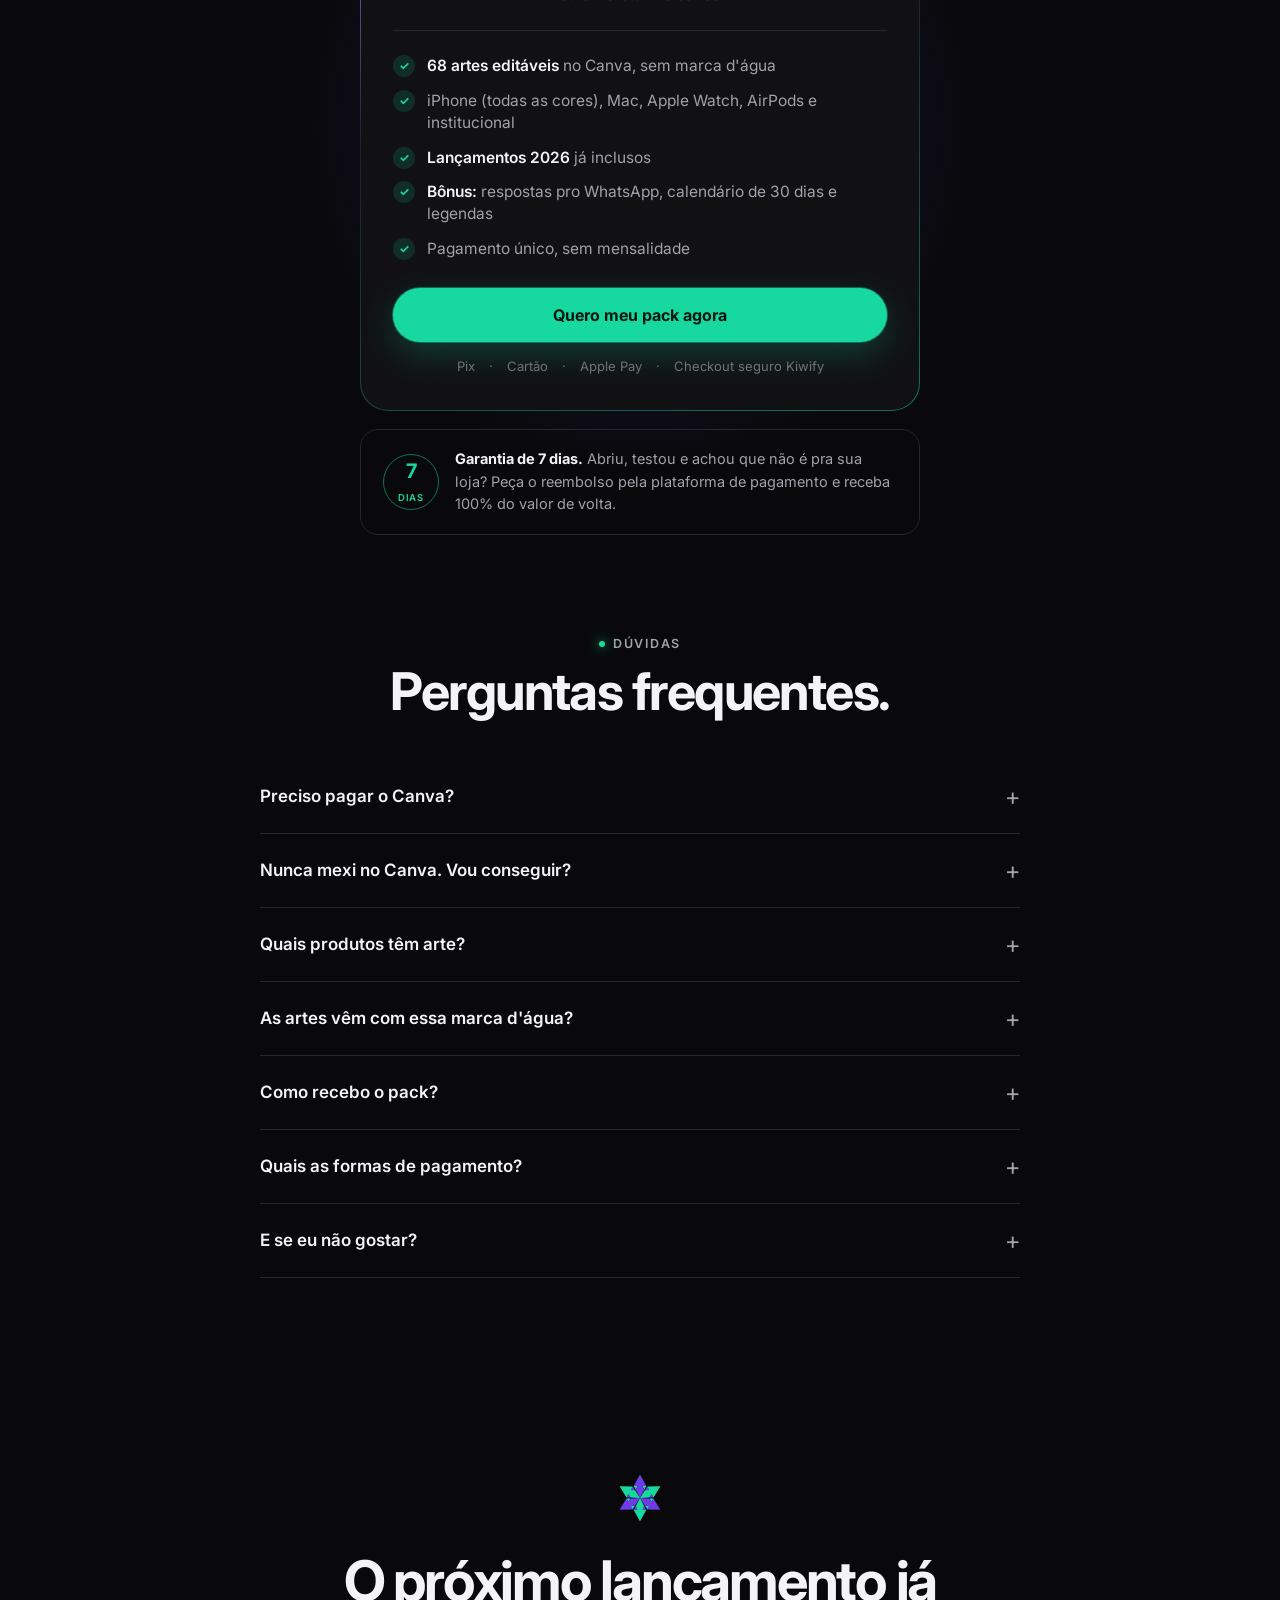
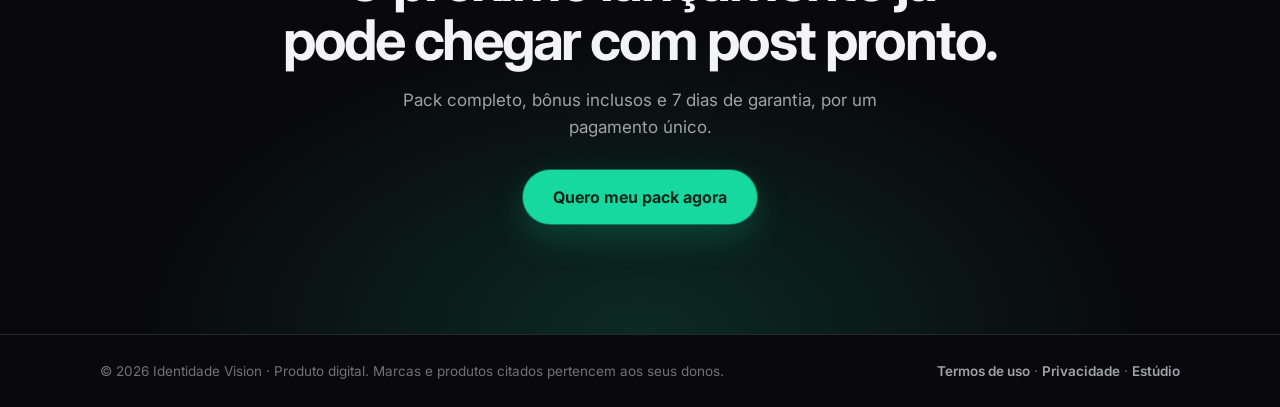
<file: pack/index.html>
<!DOCTYPE html>
<html lang="pt-BR">
<head>
<meta charset="UTF-8">
<meta name="viewport" content="width=device-width, initial-scale=1.0, viewport-fit=cover">
<title>Pack Vitrine Pronta — artes editáveis para loja Apple | Identidade Vision</title>
<meta name="description" content="Artes editáveis no Canva para quem vende iPhone, Mac, Apple Watch e AirPods. Lançamentos 2026 inclusos. Troque a logo, publique e venda.">
<link rel="icon" type="image/svg+xml" href="data:image/svg+xml,%3Csvg%20xmlns%3D%22http%3A%2F%2Fwww.w3.org%2F2000%2Fsvg%22%20viewBox%3D%220%200%20100%20100%22%3E%3Cg%3E%3Cpolygon%20points%3D%2242.38%2C35.36%2038.80%2C28.49%2045.79%2C28.49%22%20fill%3D%22%2317D9A0%22%2F%3E%3Cpolygon%20points%3D%2257.62%2C35.36%2054.21%2C28.49%2061.20%2C28.49%22%20fill%3D%22%2317D9A0%22%2F%3E%3Cpolygon%20points%3D%2258.87%2C36.08%2063.03%2C29.55%2066.52%2C35.60%22%20fill%3D%22%236C3CE9%22%2F%3E%3Cpolygon%20points%3D%2266.48%2C49.28%2070.73%2C42.89%2074.23%2C48.94%22%20fill%3D%22%236C3CE9%22%2F%3E%3Cpolygon%20points%3D%2266.48%2C50.72%2074.23%2C51.06%2070.73%2C57.11%22%20fill%3D%22%2317D9A0%22%2F%3E%3Cpolygon%20points%3D%2258.87%2C63.92%2066.52%2C64.40%2063.03%2C70.45%22%20fill%3D%22%2317D9A0%22%2F%3E%3Cpolygon%20points%3D%2257.62%2C64.64%2061.20%2C71.51%2054.21%2C71.51%22%20fill%3D%22%236C3CE9%22%2F%3E%3Cpolygon%20points%3D%2242.38%2C64.64%2045.79%2C71.51%2038.80%2C71.51%22%20fill%3D%22%236C3CE9%22%2F%3E%3Cpolygon%20points%3D%2241.13%2C63.92%2036.97%2C70.45%2033.48%2C64.40%22%20fill%3D%22%2317D9A0%22%2F%3E%3Cpolygon%20points%3D%2233.52%2C50.72%2029.27%2C57.11%2025.77%2C51.06%22%20fill%3D%22%2317D9A0%22%2F%3E%3Cpolygon%20points%3D%2233.52%2C49.28%2025.77%2C48.94%2029.27%2C42.89%22%20fill%3D%22%236C3CE9%22%2F%3E%3Cpolygon%20points%3D%2241.13%2C36.08%2033.48%2C35.60%2036.97%2C29.55%22%20fill%3D%22%236C3CE9%22%2F%3E%3Cpolygon%20points%3D%2250.00%2C50.00%2042.38%2C35.36%2045.79%2C28.49%2038.80%2C28.49%2050.00%2C8.00%2061.20%2C28.49%2054.21%2C28.49%2057.62%2C35.36%22%20fill%3D%22%236C3CE9%22%2F%3E%3Cpolygon%20points%3D%2250.00%2C50.00%2058.87%2C36.08%2066.52%2C35.60%2063.03%2C29.55%2086.37%2C29.00%2074.23%2C48.94%2070.73%2C42.89%2066.48%2C49.28%22%20fill%3D%22%2317D9A0%22%2F%3E%3Cpolygon%20points%3D%2250.00%2C50.00%2066.48%2C50.72%2070.73%2C57.11%2074.23%2C51.06%2086.37%2C71.00%2063.03%2C70.45%2066.52%2C64.40%2058.87%2C63.92%22%20fill%3D%22%236C3CE9%22%2F%3E%3Cpolygon%20points%3D%2250.00%2C50.00%2057.62%2C64.64%2054.21%2C71.51%2061.20%2C71.51%2050.00%2C92.00%2038.80%2C71.51%2045.79%2C71.51%2042.38%2C64.64%22%20fill%3D%22%2317D9A0%22%2F%3E%3Cpolygon%20points%3D%2250.00%2C50.00%2041.13%2C63.92%2033.48%2C64.40%2036.97%2C70.45%2013.63%2C71.00%2025.77%2C51.06%2029.27%2C57.11%2033.52%2C50.72%22%20fill%3D%22%236C3CE9%22%2F%3E%3Cpolygon%20points%3D%2250.00%2C50.00%2033.52%2C49.28%2029.27%2C42.89%2025.77%2C48.94%2013.63%2C29.00%2036.97%2C29.55%2033.48%2C35.60%2041.13%2C36.08%22%20fill%3D%22%2317D9A0%22%2F%3E%3C%2Fg%3E%3C%2Fsvg%3E">
<link rel="preconnect" href="https://fonts.googleapis.com">
<link rel="preconnect" href="https://fonts.gstatic.com" crossorigin>
<link href="https://fonts.googleapis.com/css2?family=Inter:wght@400;500;600;700;800&family=Quicksand:wght@700&display=swap" rel="stylesheet">
<style>
  /* Página escura no mesmo grafite das artes; violeta e verde da marca só nos detalhes e no botão de compra. */
  :root{
    --fundo:#09090B;
    --fundo-2:#111114;
    --cartao:#16161A;
    --linha:#26262C;
    --texto:#F4F4F6;
    --suave:#A1A1AA;
    --apagado:#71717A;
    --violeta:#6C3CE9;
    --violeta-luz:#9B7BFF;
    --verde:#17D9A0;
    --verde-escuro:#0E9E76;
    --raio:22px;
    color-scheme:dark;
  }
  *{box-sizing:border-box;}
  html{scroll-behavior:smooth;}
  body{margin:0;font-family:'Inter',system-ui,-apple-system,sans-serif;background:var(--fundo);color:var(--texto);-webkit-font-smoothing:antialiased;overflow-x:hidden;padding-bottom:84px;}
  h1,h2,h3{margin:0;font-weight:700;letter-spacing:-.03em;text-wrap:balance;}
  p{margin:0;}
  a{color:inherit;text-decoration:none;}
  button{font:inherit;color:inherit;cursor:pointer;}
  img{display:block;max-width:100%;}
  .wrap{max-width:1120px;margin:0 auto;padding:0 20px;}
  ::selection{background:var(--violeta);color:#fff;}
  :focus-visible{outline:2px solid var(--verde);outline-offset:3px;}

  .reveal{transition:opacity .8s cubic-bezier(.16,.8,.3,1),transform .8s cubic-bezier(.16,.8,.3,1);}
  .js .reveal:not(.in-view){opacity:0;transform:translateY(22px);}

  /* botões */
  .btn{display:inline-flex;align-items:center;justify-content:center;gap:10px;background:var(--verde);color:#04140F;font-weight:700;font-size:16px;padding:17px 30px;border-radius:999px;border:0;box-shadow:0 0 0 1px rgba(23,217,160,.4),0 12px 34px rgba(23,217,160,.22);transition:transform .2s ease,box-shadow .2s ease;}
  .btn:hover{transform:translateY(-2px);box-shadow:0 0 0 1px rgba(23,217,160,.6),0 16px 40px rgba(23,217,160,.32);}
  .btn svg{width:18px;height:18px;stroke:currentColor;}
  .btn-bloco{width:100%;}
  .btn-leve{background:rgba(255,255,255,.08);color:var(--texto);box-shadow:inset 0 0 0 1px var(--linha);}
  .btn-leve:hover{background:rgba(255,255,255,.12);box-shadow:inset 0 0 0 1px #3a3a42;}

  /* topo */
  .topo{position:sticky;top:env(safe-area-inset-top,0px);z-index:50;background:rgba(9,9,11,.72);backdrop-filter:saturate(1.4) blur(14px);border-bottom:1px solid transparent;transition:border-color .3s;}
  .topo.solido{border-color:var(--linha);}
  .topo-inner{max-width:1120px;margin:0 auto;padding:12px 20px;display:flex;align-items:center;justify-content:space-between;gap:12px;}
  .marca{display:flex;align-items:center;gap:9px;font-family:'Quicksand','Inter',sans-serif;font-weight:700;font-size:16px;}
  .simbolo{animation:girar 42s linear infinite;}
  @keyframes girar{to{transform:rotate(360deg);}}
  .topo .btn{padding:10px 18px;font-size:14px;}

  /* rótulos */
  .rotulo{display:inline-flex;align-items:center;gap:8px;font-size:12.5px;font-weight:600;letter-spacing:.14em;text-transform:uppercase;color:var(--suave);}
  .rotulo i{width:6px;height:6px;border-radius:50%;background:var(--verde);box-shadow:0 0 12px var(--verde);}
  .titulo{font-size:clamp(30px,4.6vw,52px);line-height:1.05;margin:14px 0 16px;}
  .luz{background:linear-gradient(100deg,#fff 10%,var(--violeta-luz) 55%,var(--verde) 100%);-webkit-background-clip:text;background-clip:text;color:transparent;}
  .lead{font-size:18px;line-height:1.6;color:var(--suave);max-width:620px;}
  .centro{text-align:center;}
  .centro .lead{margin:0 auto;}
  section{padding:96px 0;position:relative;overflow-x:clip;}

  /* ARTE */
  .arte{position:relative;display:block;width:100%;aspect-ratio:3/4;border-radius:14px;overflow:hidden;background:var(--cartao);border:0;padding:0;container-type:inline-size;box-shadow:0 0 0 1px rgba(255,255,255,.06),0 18px 40px rgba(0,0,0,.45);-webkit-user-select:none;user-select:none;-webkit-touch-callout:none;}
  .arte img{width:100%;height:100%;object-fit:cover;pointer-events:none;}
  .logo-capa{display:none;position:absolute;top:4.1%;height:3.7%;left:50%;transform:translateX(-50%);max-width:84%;padding:0 4cqi;align-items:center;justify-content:center;background:#343436;box-shadow:0 0 2cqi 1.6cqi #343436;border-radius:2cqi;font:700 3.1cqi/1 'Inter',system-ui,sans-serif;color:#fff;white-space:nowrap;overflow:hidden;text-overflow:ellipsis;}
  .arte[data-logo="esq"] .logo-capa{left:4.5%;transform:none;top:4.6%;background:#38383a;box-shadow:0 0 2cqi 1.6cqi #38383a;justify-content:flex-start;max-width:46%;font-size:3.3cqi;}
  .com-nome .logo-capa{display:flex;}

  /* HERO */
  .hero{padding:72px 0 40px;text-align:center;overflow:hidden;}
  .hero::before{content:"";position:absolute;left:50%;top:-220px;width:1100px;height:720px;transform:translateX(-50%);background:radial-gradient(closest-side,rgba(108,60,233,.32),rgba(108,60,233,.08) 55%,transparent);pointer-events:none;}
  .hero h1{position:relative;font-size:clamp(38px,7vw,80px);line-height:1;letter-spacing:-.045em;margin:20px auto 22px;max-width:900px;}
  .hero .lead{position:relative;margin:0 auto;max-width:640px;}
  .hero-acao{position:relative;display:flex;flex-wrap:wrap;justify-content:center;align-items:center;gap:14px 22px;margin-top:32px;}
  .hero-preco{font-size:14px;color:var(--suave);text-align:left;line-height:1.3;}
  .hero-preco s{color:var(--apagado);}
  .hero-preco strong{display:block;font-size:24px;color:var(--texto);letter-spacing:-.02em;}
  .selos{position:relative;display:flex;flex-wrap:wrap;justify-content:center;gap:8px 22px;margin-top:22px;font-size:14px;color:var(--suave);}
  .selos span{display:inline-flex;align-items:center;gap:7px;}
  .selos svg{width:16px;height:16px;stroke:var(--verde);}

  .palco{position:relative;margin:28px auto 0;max-width:980px;height:clamp(260px,40vw,440px);}
  .palco .arte{position:absolute;bottom:0;left:50%;width:clamp(120px,21vw,230px);transition:transform .6s cubic-bezier(.16,.8,.3,1);}
  .palco .arte:nth-child(1){transform:translateX(-50%) translateX(-190%) translateY(-6%) rotate(-10deg) scale(.82);}
  .palco .arte:nth-child(2){transform:translateX(-50%) translateX(-98%) translateY(-12%) rotate(-5deg) scale(.92);z-index:1;}
  .palco .arte:nth-child(3){transform:translateX(-50%) translateY(-18%);z-index:2;}
  .palco .arte:nth-child(4){transform:translateX(-50%) translateX(98%) translateY(-12%) rotate(5deg) scale(.92);z-index:1;}
  .palco .arte:nth-child(5){transform:translateX(-50%) translateX(190%) translateY(-6%) rotate(10deg) scale(.82);}
  .palco::after{content:"";position:absolute;left:0;right:0;bottom:-2px;height:28%;background:linear-gradient(transparent,var(--fundo));z-index:3;pointer-events:none;}

  .teste{position:relative;z-index:4;max-width:460px;margin:8px auto 0;text-align:left;}
  .teste label{display:block;font-size:13px;font-weight:600;color:var(--suave);margin-bottom:8px;text-align:center;}
  .teste input{width:100%;font:inherit;font-weight:600;font-size:16px;padding:15px 18px;border:1px solid var(--linha);border-radius:14px;background:var(--fundo-2);color:var(--texto);outline:none;text-align:center;transition:border-color .2s,box-shadow .2s;}
  .teste input::placeholder{color:var(--apagado);}
  .teste input:focus{border-color:var(--violeta-luz);box-shadow:0 0 0 4px rgba(108,60,233,.2);}

  /* números */
  .numeros{border-block:1px solid var(--linha);background:var(--fundo-2);}
  .numeros .wrap{display:grid;grid-template-columns:repeat(4,1fr);}
  .numero{padding:26px 18px;text-align:center;}
  .numero + .numero{border-left:1px solid var(--linha);}
  .numero strong{display:block;font-size:30px;font-weight:700;letter-spacing:-.03em;font-variant-numeric:tabular-nums;}
  .numero span{font-size:13.5px;color:var(--suave);}

  /* GALERIA EM FAIXAS */
  .galeria-sec{padding-bottom:72px;overflow:hidden;}
  .faixas{display:grid;gap:22px;margin-top:48px;}
  .faixa-nome{max-width:1120px;margin:0 auto 12px;padding:0 20px;font-size:13px;font-weight:600;color:var(--apagado);letter-spacing:.08em;text-transform:uppercase;}
  .faixa{overflow:hidden;-webkit-mask-image:linear-gradient(90deg,transparent,#000 8%,#000 92%,transparent);mask-image:linear-gradient(90deg,transparent,#000 8%,#000 92%,transparent);}
  .trilho{display:flex;gap:16px;width:max-content;animation:correr var(--dur,60s) linear infinite;}
  .faixa.volta .trilho{animation-direction:reverse;}
  .faixa:hover .trilho,.faixa:focus-within .trilho{animation-play-state:paused;}
  @keyframes correr{to{transform:translateX(calc(-50% - 8px));}}
  .trilho .arte{width:clamp(150px,19vw,220px);flex:none;cursor:zoom-in;transition:transform .3s ease;}
  .trilho .arte:hover{transform:translateY(-6px);}
  .galeria-nota{margin-top:30px;font-size:13.5px;color:var(--apagado);text-align:center;padding:0 20px;}
  @media (prefers-reduced-motion:reduce){
    .trilho{animation:none;}
    .faixa{overflow-x:auto;-webkit-mask-image:none;mask-image:none;padding:0 20px;}
    .js .reveal:not(.in-view){opacity:1;transform:none;}
    .simbolo{animation:none;}
  }

  dialog.zoom{border:0;padding:0;background:transparent;max-width:min(92vw,500px);width:100%;overflow:visible;}
  dialog.zoom::backdrop{background:rgba(4,4,6,.88);backdrop-filter:blur(6px);}
  .zoom-fechar{position:absolute;top:-14px;right:-6px;z-index:3;width:42px;height:42px;border-radius:50%;border:1px solid var(--linha);background:var(--cartao);color:#fff;font-size:22px;line-height:1;}

  /* antes / depois */
  .comparar{display:grid;grid-template-columns:1fr 1fr;gap:16px;margin-top:44px;}
  .lado{border-radius:var(--raio);padding:30px;border:1px solid var(--linha);background:var(--fundo-2);}
  .lado h3{font-size:19px;margin-bottom:18px;letter-spacing:-.01em;}
  .lado ul{list-style:none;margin:0;padding:0;display:grid;gap:14px;}
  .lado li{display:flex;gap:12px;font-size:15.5px;line-height:1.5;color:var(--suave);}
  .lado li::before{flex:none;width:22px;height:22px;border-radius:50%;display:grid;place-items:center;font-weight:700;font-size:12px;margin-top:1px;}
  .lado.sem li::before{content:"✕";background:rgba(239,68,68,.12);color:#f87171;}
  .lado.com{background:linear-gradient(160deg,rgba(108,60,233,.22),rgba(108,60,233,.04) 60%),var(--fundo-2);border-color:rgba(155,123,255,.35);}
  .lado.com li{color:var(--texto);}
  .lado.com li::before{content:"✓";background:var(--verde);color:#04140F;}

  /* passos */
  .passos{display:grid;grid-template-columns:repeat(3,1fr);gap:16px;margin-top:44px;}
  .passo{border:1px solid var(--linha);background:var(--fundo-2);border-radius:var(--raio);padding:28px;}
  .passo b{display:block;font-size:13px;font-weight:600;color:var(--violeta-luz);letter-spacing:.08em;margin-bottom:16px;}
  .passo h3{font-size:20px;margin-bottom:8px;letter-spacing:-.02em;}
  .passo p{font-size:15.5px;line-height:1.55;color:var(--suave);}

  /* bônus */
  .bonus-grid{display:grid;grid-template-columns:repeat(3,1fr);gap:16px;margin-top:44px;}
  .bonus{border:1px solid var(--linha);background:var(--fundo-2);border-radius:var(--raio);padding:26px;}
  .bonus small{font-size:12px;font-weight:600;letter-spacing:.12em;text-transform:uppercase;color:var(--verde);}
  .bonus h3{font-size:18px;margin:10px 0 8px;letter-spacing:-.01em;}
  .bonus p{font-size:15px;line-height:1.55;color:var(--suave);}
  .bolhas{display:grid;gap:6px;margin-top:16px;}
  .bolha{max-width:88%;font-size:13px;line-height:1.4;padding:8px 11px;border-radius:12px 12px 12px 4px;background:#222228;color:var(--texto);}
  .bolha.eu{justify-self:end;background:var(--verde);color:#04140F;border-radius:12px 12px 4px 12px;font-weight:600;}
  .cal{display:grid;grid-template-columns:repeat(7,1fr);gap:4px;margin-top:16px;}
  .cal i{aspect-ratio:1;border-radius:5px;background:#222228;}
  .cal i.p{background:var(--violeta);}
  .cal i.s{background:var(--verde);}

  /* oferta */
  .oferta{position:relative;max-width:560px;margin:44px auto 0;border-radius:28px;padding:1px;background:linear-gradient(160deg,var(--violeta-luz),rgba(255,255,255,.08) 40%,rgba(23,217,160,.5));}
  .oferta::before{content:"";position:absolute;inset:-60px;background:radial-gradient(closest-side,rgba(108,60,233,.28),transparent);z-index:-1;pointer-events:none;}
  .oferta-in{background:var(--fundo-2);border-radius:27px;padding:36px 32px;}
  .oferta-topo{text-align:center;border-bottom:1px solid var(--linha);padding-bottom:26px;margin-bottom:24px;}
  .oferta-topo .de{font-size:15px;color:var(--suave);}
  .oferta-topo .de s{color:var(--apagado);}
  .valor{font-size:clamp(56px,10vw,76px);font-weight:800;letter-spacing:-.05em;line-height:1;margin:8px 0 6px;font-variant-numeric:tabular-nums;}
  .valor sup{font-size:.34em;font-weight:600;vertical-align:top;position:relative;top:.55em;margin-right:6px;letter-spacing:0;}
  .parcela{font-size:15px;color:var(--suave);}
  .lista-check{list-style:none;margin:0 0 28px;padding:0;display:grid;gap:12px;}
  .lista-check li{display:flex;gap:12px;font-size:15.5px;line-height:1.45;color:var(--suave);}
  .lista-check li::before{content:"✓";flex:none;width:22px;height:22px;border-radius:50%;background:rgba(23,217,160,.14);color:var(--verde);display:grid;place-items:center;font-weight:700;font-size:12px;}
  .lista-check b{color:var(--texto);font-weight:600;}
  .pagamentos{display:flex;justify-content:center;flex-wrap:wrap;gap:6px 14px;margin-top:16px;font-size:13px;color:var(--apagado);}
  .garantia{display:flex;gap:16px;align-items:center;max-width:560px;margin:18px auto 0;border:1px solid var(--linha);border-radius:18px;padding:18px 22px;}
  .garantia-selo{flex:none;width:56px;height:56px;border-radius:50%;border:1px solid rgba(23,217,160,.5);color:var(--verde);display:grid;place-items:center;font-weight:700;line-height:1;text-align:center;font-size:20px;}
  .garantia-selo small{display:block;font-size:9.5px;font-weight:600;text-transform:uppercase;letter-spacing:.06em;}
  .garantia p{font-size:14.5px;line-height:1.55;color:var(--suave);}
  .garantia b{color:var(--texto);}

  /* faq */
  .faq{max-width:760px;margin:40px auto 0;}
  .faq details{border-bottom:1px solid var(--linha);}
  .faq summary{list-style:none;cursor:pointer;padding:22px 0;font-weight:600;font-size:17px;display:flex;justify-content:space-between;gap:14px;align-items:center;}
  .faq summary::-webkit-details-marker{display:none;}
  .faq summary::after{content:"+";flex:none;font-size:24px;font-weight:400;color:var(--suave);transition:transform .25s;}
  .faq details[open] summary::after{transform:rotate(45deg);}
  .faq details p{padding:0 0 22px;font-size:15.5px;line-height:1.6;color:var(--suave);max-width:640px;}

  /* final */
  .final{text-align:center;padding:96px 20px 110px;overflow:hidden;}
  .final::before{content:"";position:absolute;left:50%;bottom:-300px;width:1000px;height:600px;transform:translateX(-50%);background:radial-gradient(closest-side,rgba(23,217,160,.16),transparent);pointer-events:none;}
  .final .simbolo{width:56px;height:56px;margin:0 auto 22px;}
  .final h2{position:relative;font-size:clamp(32px,5vw,56px);line-height:1.05;max-width:760px;margin:0 auto 18px;letter-spacing:-.04em;}
  .final p{position:relative;color:var(--suave);font-size:17px;margin:0 auto 30px;max-width:520px;line-height:1.55;}

  footer{border-top:1px solid var(--linha);padding:28px 0;font-size:13.5px;color:var(--apagado);}
  footer .wrap{display:flex;flex-wrap:wrap;justify-content:space-between;gap:12px;align-items:center;}
  footer a{color:var(--suave);font-weight:600;}

  .barra-compra{position:fixed;z-index:60;left:0;right:0;bottom:0;background:rgba(17,17,20,.9);backdrop-filter:blur(14px);border-top:1px solid var(--linha);padding:10px 16px calc(10px + env(safe-area-inset-bottom,0px));display:flex;align-items:center;gap:14px;transform:translateY(110%);transition:transform .35s cubic-bezier(.16,.8,.3,1);}
  .barra-compra.visivel{transform:none;}
  .barra-compra .info{font-size:12px;color:var(--suave);line-height:1.25;white-space:nowrap;}
  .barra-compra .info strong{display:block;font-size:19px;color:var(--texto);letter-spacing:-.02em;}
  .barra-compra .btn{flex:1;padding:14px 18px;font-size:15px;}

  @media (max-width:900px){
    .numeros .wrap{grid-template-columns:repeat(2,1fr);}
    .numero:nth-child(3){border-left:0;}
    .numero:nth-child(n+3){border-top:1px solid var(--linha);}
    .comparar,.passos,.bonus-grid{grid-template-columns:1fr;}
    .palco .arte:nth-child(1),.palco .arte:nth-child(5){display:none;}
    .palco .arte:nth-child(2){transform:translateX(-50%) translateX(-72%) translateY(-6%) rotate(-7deg) scale(.86);}
    .palco .arte:nth-child(4){transform:translateX(-50%) translateX(72%) translateY(-6%) rotate(7deg) scale(.86);}
    .palco{height:clamp(260px,76vw,420px);}
    .palco .arte{width:clamp(150px,42vw,230px);}
  }
  @media (max-width:560px){
    section{padding:72px 0;}
    .hero{padding:44px 0 28px;}
    .topo .btn{display:none;}
    .lado,.passo,.bonus{padding:22px;}
    .oferta-in{padding:28px 20px;}
    .garantia{flex-direction:column;text-align:center;}
    .hero-preco{text-align:center;}
  }
  @media (min-width:901px){ body{padding-bottom:0;} .barra-compra{display:none;} }
</style>
</head>
<body>
<svg width="0" height="0" style="position:absolute" aria-hidden="true">
  <defs>
    <symbol id="logo-iv" viewBox="0 0 100 100">
      <polygon points="42.38,35.36 38.80,28.49 45.79,28.49" fill="#17D9A0"/>
      <polygon points="57.62,35.36 54.21,28.49 61.20,28.49" fill="#17D9A0"/>
      <polygon points="58.87,36.08 63.03,29.55 66.52,35.60" fill="#6C3CE9"/>
      <polygon points="66.48,49.28 70.73,42.89 74.23,48.94" fill="#6C3CE9"/>
      <polygon points="66.48,50.72 74.23,51.06 70.73,57.11" fill="#17D9A0"/>
      <polygon points="58.87,63.92 66.52,64.40 63.03,70.45" fill="#17D9A0"/>
      <polygon points="57.62,64.64 61.20,71.51 54.21,71.51" fill="#6C3CE9"/>
      <polygon points="42.38,64.64 45.79,71.51 38.80,71.51" fill="#6C3CE9"/>
      <polygon points="41.13,63.92 36.97,70.45 33.48,64.40" fill="#17D9A0"/>
      <polygon points="33.52,50.72 29.27,57.11 25.77,51.06" fill="#17D9A0"/>
      <polygon points="33.52,49.28 25.77,48.94 29.27,42.89" fill="#6C3CE9"/>
      <polygon points="41.13,36.08 33.48,35.60 36.97,29.55" fill="#6C3CE9"/>
      <polygon points="50.00,50.00 42.38,35.36 45.79,28.49 38.80,28.49 50.00,8.00 61.20,28.49 54.21,28.49 57.62,35.36" fill="#6C3CE9"/>
      <polygon points="50.00,50.00 58.87,36.08 66.52,35.60 63.03,29.55 86.37,29.00 74.23,48.94 70.73,42.89 66.48,49.28" fill="#17D9A0"/>
      <polygon points="50.00,50.00 66.48,50.72 70.73,57.11 74.23,51.06 86.37,71.00 63.03,70.45 66.52,64.40 58.87,63.92" fill="#6C3CE9"/>
      <polygon points="50.00,50.00 57.62,64.64 54.21,71.51 61.20,71.51 50.00,92.00 38.80,71.51 45.79,71.51 42.38,64.64" fill="#17D9A0"/>
      <polygon points="50.00,50.00 41.13,63.92 33.48,64.40 36.97,70.45 13.63,71.00 25.77,51.06 29.27,57.11 33.52,50.72" fill="#6C3CE9"/>
      <polygon points="50.00,50.00 33.52,49.28 29.27,42.89 25.77,48.94 13.63,29.00 36.97,29.55 33.48,35.60 41.13,36.08" fill="#17D9A0"/>
    </symbol>
  </defs>
</svg>

<header class="topo" id="topo">
  <div class="topo-inner">
    <a class="marca" href="../">
      <svg class="simbolo" width="26" height="26" viewBox="0 0 100 100" aria-hidden="true"><use href="#logo-iv"/></svg>
      <span>Identidade Vision</span>
    </a>
    <a class="btn" data-checkout href="#oferta">Quero o pack</a>
  </div>
</header>

<main>
  <!-- HERO -->
  <section class="hero">
    <div class="wrap">
      <span class="rotulo reveal"><i></i>Lançamentos 2026 inclusos</span>
      <h1 class="reveal">Sua loja Apple com feed de <span class="luz">vitrine premium.</span></h1>
      <p class="lead reveal">Artes editáveis no Canva para quem vende iPhone, Mac, Apple Watch e AirPods. Você troca a logo, publica e volta a atender.</p>
      <div class="hero-acao reveal">
        <a class="btn" data-checkout href="#oferta">Quero meu pack
          <svg viewBox="0 0 24 24" fill="none" stroke-width="2.4" stroke-linecap="round" stroke-linejoin="round"><path d="M5 12h14M13 6l6 6-6 6"/></svg></a>
        <div class="hero-preco"><span data-de-wrap>de <s data-preco-antigo>R$ 97,00</s> por</span><strong data-preco>R$ 37,00</strong></div>
      </div>
      <div class="selos reveal">
        <span><svg viewBox="0 0 24 24" fill="none" stroke-width="2.4" stroke-linecap="round" stroke-linejoin="round"><path d="M20 6 9 17l-5-5"/></svg><b data-total>68</b>&nbsp;artes</span>
        <span><svg viewBox="0 0 24 24" fill="none" stroke-width="2.4" stroke-linecap="round" stroke-linejoin="round"><path d="M20 6 9 17l-5-5"/></svg>Canva gratuito</span>
        <span><svg viewBox="0 0 24 24" fill="none" stroke-width="2.4" stroke-linecap="round" stroke-linejoin="round"><path d="M20 6 9 17l-5-5"/></svg>Acesso na hora</span>
      </div>

      <div class="palco" id="palco" aria-label="Exemplos de artes do pack"></div>
      <div class="teste reveal">
        <label for="nomeLoja">Teste agora: digite o nome da sua loja e veja nas artes</label>
        <input id="nomeLoja" type="text" maxlength="24" placeholder="Ex.: Point Imports" autocomplete="off">
      </div>
    </div>
  </section>

  <!-- NÚMEROS -->
  <div class="numeros">
    <div class="wrap">
      <div class="numero"><strong data-total>68</strong><span>artes editáveis</span></div>
      <div class="numero"><strong>2026</strong><span>lançamentos inclusos</span></div>
      <div class="numero"><strong>3 min</strong><span>pra um post pronto</span></div>
      <div class="numero"><strong>R$ 0</strong><span>de mensalidade</span></div>
    </div>
  </div>

  <!-- GALERIA -->
  <section class="galeria-sec" id="galeria">
    <div class="wrap centro">
      <span class="rotulo reveal"><i></i>O que vem no pack</span>
      <h2 class="titulo reveal">Uma arte pra cada produto<br>da sua vitrine.</h2>
      <p class="lead reveal">iPhone em todas as cores, Mac, Apple Watch, AirPods e arte institucional. Toque numa arte para ver maior.</p>
    </div>
    <div class="faixas" id="faixas"></div>
    <p class="galeria-nota">Prévias com marca d'água. No pack, as artes vêm limpas, em alta qualidade e editáveis no Canva.</p>
  </section>

  <dialog class="zoom" id="zoom" aria-label="Arte ampliada">
    <button class="zoom-fechar" type="button" aria-label="Fechar" id="zoomFechar">×</button>
    <div id="zoomArte"></div>
  </dialog>

  <!-- ANTES / DEPOIS -->
  <section style="padding-top:40px">
    <div class="wrap">
      <div class="centro">
        <span class="rotulo reveal"><i></i>A rotina muda assim</span>
        <h2 class="titulo reveal">Saiu cor nova de manhã.<br>O post sai antes do almoço.</h2>
        <p class="lead reveal">Lançamento não espera. Enquanto a concorrência ainda monta a arte, o seu perfil já mostra o aparelho com cara de loja grande.</p>
      </div>
      <div class="comparar">
        <div class="lado sem reveal">
          <h3>Sem o pack</h3>
          <ul>
            <li>Foto do aparelho em cima do balcão, com o reflexo da lâmpada.</li>
            <li>Uma hora no Canva tentando deixar a arte com cara de Apple.</li>
            <li>Cada post de um jeito, e o feed não parece uma loja só.</li>
            <li>O lançamento chega e você ainda não tem arte pra ele.</li>
          </ul>
        </div>
        <div class="lado com reveal">
          <h3>Com o pack</h3>
          <ul>
            <li>Escolhe a arte do produto, troca a logo e o site.</li>
            <li>Em poucos minutos o post está no feed e no status do WhatsApp.</li>
            <li>Todas no mesmo estilo grafite: o perfil vira vitrine.</li>
            <li>Lançamentos 2026 já vêm prontos pra postar.</li>
          </ul>
        </div>
      </div>
    </div>
  </section>

  <!-- COMO FUNCIONA -->
  <section style="padding-top:0">
    <div class="wrap">
      <div class="centro">
        <span class="rotulo reveal"><i></i>Como funciona</span>
        <h2 class="titulo reveal">Três passos. Nenhum curso.</h2>
      </div>
      <div class="passos">
        <div class="passo reveal"><b>PASSO 1</b><h3>Receba na hora</h3><p>Pagamento aprovado, o link do pack chega no seu e-mail. No Pix, em poucos minutos.</p></div>
        <div class="passo reveal"><b>PASSO 2</b><h3>Coloque a sua marca</h3><p>Abra no Canva, pelo celular ou computador, e troque "sua logo aqui" e o site pelos da sua loja.</p></div>
        <div class="passo reveal"><b>PASSO 3</b><h3>Publique e venda</h3><p>Baixe e poste no feed, nos stories e no status. Chegou modelo novo? Mesma coisa.</p></div>
      </div>
    </div>
  </section>

  <!-- BÔNUS -->
  <section style="padding-top:0">
    <div class="wrap">
      <div class="centro">
        <span class="rotulo reveal"><i></i>Vai junto, sem custo extra</span>
        <h2 class="titulo reveal">Três bônus pra transformar<br>post em venda.</h2>
      </div>
      <div class="bonus-grid">
        <div class="bonus reveal">
          <small>Bônus 1</small>
          <h3>Respostas prontas pro WhatsApp</h3>
          <p>Mensagens pra "qual o valor?", "aceita meu usado?", "parcela?" e pra fechar o pedido sem enrolar.</p>
          <div class="bolhas" aria-hidden="true">
            <span class="bolha">Oi, tem o 18 Pro Max bordô?</span>
            <span class="bolha eu">Tenho sim, à pronta entrega! Te mando as condições?</span>
          </div>
        </div>
        <div class="bonus reveal">
          <small>Bônus 2</small>
          <h3>Calendário de 30 dias</h3>
          <p>O que postar em cada dia do mês, alternando produto, cores, combos e bastidor da loja.</p>
          <div class="cal" aria-hidden="true">
            <i class="p"></i><i></i><i class="s"></i><i class="p"></i><i></i><i class="s"></i><i></i>
            <i class="s"></i><i class="p"></i><i></i><i class="p"></i><i class="s"></i><i></i><i class="p"></i>
            <i></i><i class="s"></i><i class="p"></i><i></i><i class="s"></i><i class="p"></i><i></i>
          </div>
        </div>
        <div class="bonus reveal">
          <small>Bônus 3</small>
          <h3>Legendas que fazem perguntar</h3>
          <p>Modelos de legenda com chamada pro direct, para cada produto do pack. É só copiar e ajustar.</p>
        </div>
      </div>
    </div>
  </section>

  <!-- OFERTA -->
  <section id="oferta" style="padding-top:0">
    <div class="wrap">
      <div class="centro">
        <span class="rotulo reveal"><i></i>Oferta</span>
        <h2 class="titulo reveal">Menos que uma película.</h2>
      </div>
      <div class="oferta reveal">
        <div class="oferta-in">
          <div class="oferta-topo">
            <div class="de" data-de-wrap>de <s data-preco-antigo>R$ 97,00</s> por</div>
            <div class="valor"><sup>R$</sup><span data-preco-valor>37,00</span></div>
            <div class="parcela" data-parcela>ou em até 5x no cartão</div>
          </div>
          <ul class="lista-check">
            <li><span><b><span data-total>68</span> artes editáveis</b> no Canva, sem marca d'água</span></li>
            <li><span>iPhone (todas as cores), Mac, Apple Watch, AirPods e institucional</span></li>
            <li><span><b>Lançamentos 2026</b> já inclusos</span></li>
            <li><span><b>Bônus:</b> respostas pro WhatsApp, calendário de 30 dias e legendas</span></li>
            <li><span>Pagamento único, sem mensalidade</span></li>
          </ul>
          <a class="btn btn-bloco" data-checkout href="#">Quero meu pack agora</a>
          <div class="pagamentos"><span>Pix</span><span>·</span><span>Cartão</span><span>·</span><span>Apple Pay</span><span>·</span><span>Checkout seguro Kiwify</span></div>
        </div>
      </div>
      <div class="garantia reveal">
        <div class="garantia-selo">7<small>dias</small></div>
        <p><b>Garantia de 7 dias.</b> Abriu, testou e achou que não é pra sua loja? Peça o reembolso pela plataforma de pagamento e receba 100% do valor de volta.</p>
      </div>
    </div>
  </section>

  <!-- FAQ -->
  <section style="padding-top:0">
    <div class="wrap">
      <div class="centro">
        <span class="rotulo reveal"><i></i>Dúvidas</span>
        <h2 class="titulo reveal">Perguntas frequentes.</h2>
      </div>
      <div class="faq">
        <details><summary>Preciso pagar o Canva?</summary><p>Não. As artes funcionam no Canva gratuito, no app do celular ou no navegador.</p></details>
        <details><summary>Nunca mexi no Canva. Vou conseguir?</summary><p>Vai. Você toca em "sua logo aqui", troca pela sua logo e muda o site no rodapé. O resto da arte já está pronto.</p></details>
        <details><summary>Quais produtos têm arte?</summary><p>iPhone (incluindo os lançamentos de 2026 e todas as cores), MacBook, Mac mini, Apple Watch e AirPods, além de uma arte explicando como comprar na sua loja.</p></details>
        <details><summary>As artes vêm com essa marca d'água?</summary><p>Não. A marca d'água é só nas prévias desta página. No pack, as artes vêm limpas, em alta qualidade.</p></details>
        <details><summary>Como recebo o pack?</summary><p>Pelo e-mail usado na compra, logo depois que o pagamento é aprovado. No Pix, no cartão e no Apple Pay a liberação é imediata.</p></details>
        <details><summary>Quais as formas de pagamento?</summary><p>Pix, cartão de crédito (com parcelamento) e Apple Pay, no checkout seguro da Kiwify.</p></details>
        <details><summary>E se eu não gostar?</summary><p>Você tem 7 dias de garantia. Pede o reembolso pela Kiwify e recebe o valor de volta, sem burocracia.</p></details>
      </div>
    </div>
  </section>

  <!-- FINAL -->
  <section class="final">
    <svg class="simbolo" viewBox="0 0 100 100" aria-hidden="true"><use href="#logo-iv"/></svg>
    <h2 class="reveal">O próximo lançamento já pode chegar com post pronto.</h2>
    <p class="reveal">Pack completo, bônus inclusos e 7 dias de garantia, por um pagamento único.</p>
    <a class="btn reveal" data-checkout href="#">Quero meu pack agora</a>
  </section>
</main>

<footer>
  <div class="wrap">
    <span>© <span id="ano">2026</span> Identidade Vision · Produto digital. Marcas e produtos citados pertencem aos seus donos.</span>
    <span class="legal"><a href="termos/">Termos de uso</a> · <a href="privacidade/">Privacidade</a> · <a href="../">Estúdio</a></span>
  </div>
</footer>

<div class="barra-compra" id="barra">
  <div class="info">pagamento único<strong data-preco>R$ 37,00</strong></div>
  <a class="btn" data-checkout href="#">Quero meu pack</a>
</div>

<script src="config.js"></script>
<script>
  /* Pixel da Meta: registra a visita (PageView) e quem viu o pack (ViewContent).
     Início do checkout e compra são registrados pela própria Kiwify. */
  if (window.PACK && window.PACK.pixel) {
    !function(f,b,e,v,n,t,s){if(f.fbq)return;n=f.fbq=function(){n.callMethod?
    n.callMethod.apply(n,arguments):n.queue.push(arguments)};if(!f._fbq)f._fbq=n;
    n.push=n;n.loaded=!0;n.version='2.0';n.queue=[];t=b.createElement(e);t.async=!0;
    t.src=v;s=b.getElementsByTagName(e)[0];s.parentNode.insertBefore(t,s)}(window,
    document,'script','https://connect.facebook.net/en_US/fbevents.js');
    fbq('init', window.PACK.pixel);
    fbq('track', 'PageView');
    fbq('track', 'ViewContent', { content_name: 'Pack Vitrine Pronta', content_type: 'product', value: parseFloat(window.PACK.preco.replace(',', '.')), currency: 'BRL' });
  }
</script>
<script>
  document.documentElement.classList.add('js');

  /* preço, textos e checkout vêm de config.js */
  const CONFIG = Object.assign({}, window.PACK, { checkout: window.PACK.checkout || '#oferta' });

  /* artes: n = arquivo artes/NN.webp (prévia pequena em artes/p/); logo 'esq' = "sua logo aqui" no canto */
  const ARTES = [
    {n:5,  f:1, t:'iPhone 18 Pro Max Glacial'},
    {n:7,  f:1, t:'iPhone 18 Pro Max Bordô'},
    {n:26, f:1, t:'Cores do 18 Pro Max'},
    {n:1,  f:1, t:'iPhone Duo'},
    {n:6,  f:1, t:'Bordô ou Preto?'},
    {n:27, f:1, t:'18 Pro Max Preto'},
    {n:18, f:1, t:'18 Pro Max Prateado'},
    {n:11, f:1, t:'Câmeras'},
    {n:3,  f:1, t:'Duo aberto'},
    {n:9,  f:1, t:'Duo: acabamentos'},
    {n:15, f:1, t:'Duo: modos de uso'},
    {n:30, f:1, t:'Duo: multitarefa'},
    {n:4,  f:1, t:'Preto e branco'},
    {n:20, f:1, t:'iPhone 17 Pro'},
    {n:24, f:1, t:'Cores do iPhone 17'},
    {n:21, f:1, t:'iPhone em Rosa'},
    {n:23, f:1, t:'iPhone em Azul'},
    {n:29, f:1, t:'iPhone em Lilás'},
    {n:2,  f:2, t:'MacBook Air em cores'},
    {n:10, f:2, t:'Apple Watch Ultra 4'},
    {n:8,  f:2, t:'AirPods Max', logo:'esq'},
    {n:16, f:2, t:'Como comprar'},
    {n:13, f:2, t:'MacBook Air', logo:'esq'},
    {n:12, f:2, t:'Apple Watch: ligações'},
    {n:22, f:2, t:'AirPods Pro'},
    {n:19, f:2, t:'MacBook Air dourado'},
    {n:14, f:2, t:'Apple Watch: recursos'},
    {n:25, f:2, t:'Estojo de carga'},
    {n:17, f:2, t:'Mac mini', logo:'esq'},
    {n:28, f:2, t:'AirPods 4'},
    {n:31, f:3, t:'AirPods Max', marca:true},
    {n:39, f:3, t:'O combo perfeito', marca:true},
    {n:35, f:3, t:'iPhone 17E', marca:true},
    {n:38, f:3, t:'17 Pro Max', marca:true},
    {n:34, f:3, t:'MacBook Neo', marca:true},
    {n:36, f:3, t:'Watch Series 11', marca:true},
    {n:40, f:3, t:'iPhone Air', marca:true},
    {n:33, f:3, t:'iPhone 17 Series', marca:true},
    {n:37, f:3, t:'AirPods Max em cores', marca:true},
    {n:32, f:3, t:'AirPods 4 claro', marca:true},
    {n:41, f:3, t:'Mac mini', marca:true},
    {n:42, f:3, t:'Watch Series 11 claro', marca:true},
    {n:43, f:3, t:'iPad Pro M5', marca:true},
    {n:44, f:3, t:'Vision Pro', marca:true}
  ];
  const FAIXAS = [
    {f:1, nome:'iPhone', dur:90},
    {f:2, nome:'Mac, Apple Watch, AirPods e institucional', dur:70, volta:true},
    {f:3, nome:'Com a marca da loja aplicada', dur:80}
  ];

  const pad = n => String(n).padStart(2,'0');
  function criaArte(a, opts){
    opts = opts || {};
    const el = document.createElement(opts.botao ? 'button' : 'div');
    el.className = 'arte';
    if (opts.botao) { el.type = 'button'; el.setAttribute('aria-label','Ampliar: ' + a.t); }
    if (a.logo) el.dataset.logo = a.logo;
    const src = opts.grande ? 'artes/' + pad(a.n) + '.webp' : 'artes/p/' + pad(a.n) + '.webp';
    el.innerHTML = '<img src="' + src + '" alt="Arte: ' + a.t + '" ' + (opts.preguica ? 'loading="lazy" ' : '') + 'decoding="async" width="360" height="480" draggable="false">' +
      (a.marca ? '' : '<span class="logo-capa" data-loja></span>');
    if (opts.botao) el.addEventListener('click', () => abreZoom(a));
    return el;
  }
  document.addEventListener('contextmenu', e => { if (e.target.closest('.arte')) e.preventDefault(); });

  /* config */
  document.querySelectorAll('[data-checkout]').forEach(a => {
    a.href = CONFIG.checkout;
    if (/^https?:/.test(CONFIG.checkout)) a.rel = 'noopener';
  });
  document.querySelectorAll('[data-preco]').forEach(el => el.textContent = 'R$ ' + CONFIG.preco);
  document.querySelectorAll('[data-preco-valor]').forEach(el => el.textContent = CONFIG.preco);
  document.querySelectorAll('[data-parcela]').forEach(el => el.textContent = CONFIG.parcelas);
  document.querySelectorAll('[data-total]').forEach(el => el.textContent = CONFIG.totalArtes);
  document.querySelectorAll('[data-de-wrap]').forEach(el => {
    if (!CONFIG.precoAntigo) el.remove();
    else el.querySelector('[data-preco-antigo]').textContent = 'R$ ' + CONFIG.precoAntigo;
  });
  document.getElementById('ano').textContent = new Date().getFullYear();

  /* palco do topo */
  const palco = document.getElementById('palco');
  [20, 27, 5, 7, 2].forEach(n => palco.appendChild(criaArte(ARTES.find(a => a.n === n), {grande:true, botao:true})));

  /* faixas que passam sozinhas */
  const faixas = document.getElementById('faixas');
  FAIXAS.forEach(fx => {
    const lista = ARTES.filter(a => a.f === fx.f);
    const nome = document.createElement('div');
    nome.className = 'faixa-nome'; nome.textContent = fx.nome + ' · ' + lista.length;
    const faixa = document.createElement('div');
    faixa.className = 'faixa' + (fx.volta ? ' volta' : '');
    const trilho = document.createElement('div');
    trilho.className = 'trilho'; trilho.style.setProperty('--dur', fx.dur + 's');
    lista.concat(lista).forEach((a, i) => {
      const el = criaArte(a, {botao:true, preguica:true});
      if (i >= lista.length) { el.setAttribute('aria-hidden','true'); el.tabIndex = -1; }
      trilho.appendChild(el);
    });
    faixa.appendChild(trilho);
    faixas.append(nome, faixa);
  });

  /* zoom */
  const zoom = document.getElementById('zoom'), zoomArte = document.getElementById('zoomArte');
  function abreZoom(a){
    const el = criaArte(a, {grande:true});
    zoomArte.replaceChildren(el);
    aplicaNome();
    if (zoom.showModal) zoom.showModal(); else zoom.setAttribute('open','');
  }
  function fechaZoom(){ if (zoom.close) zoom.close(); else zoom.removeAttribute('open'); }
  document.getElementById('zoomFechar').addEventListener('click', fechaZoom);
  zoom.addEventListener('click', e => { if (e.target === zoom) fechaZoom(); });

  /* nome da loja nas artes */
  const nome = document.getElementById('nomeLoja');
  function aplicaNome(){
    const t = nome.value.trim();
    document.body.classList.toggle('com-nome', !!t);
    document.querySelectorAll('[data-loja]').forEach(el => el.textContent = t);
  }
  nome.addEventListener('input', aplicaNome);

  /* aparecer ao rolar */
  if ('IntersectionObserver' in window) {
    const io = new IntersectionObserver(es => es.forEach(e => {
      if (e.isIntersecting) { e.target.classList.add('in-view'); io.unobserve(e.target); }
    }), { threshold: .1, rootMargin: '0px 0px -40px 0px' });
    document.querySelectorAll('.reveal').forEach(el => io.observe(el));
  } else {
    document.querySelectorAll('.reveal').forEach(el => el.classList.add('in-view'));
  }

  /* topo e barra de compra */
  const topo = document.getElementById('topo'), barra = document.getElementById('barra');
  const oferta = document.getElementById('oferta');
  addEventListener('scroll', () => {
    topo.classList.toggle('solido', scrollY > 10);
    const r = oferta.getBoundingClientRect();
    barra.classList.toggle('visivel', scrollY > 600 && !(r.top < innerHeight && r.bottom > 0));
  }, { passive: true });
</script>
</body>
</html>
</file>
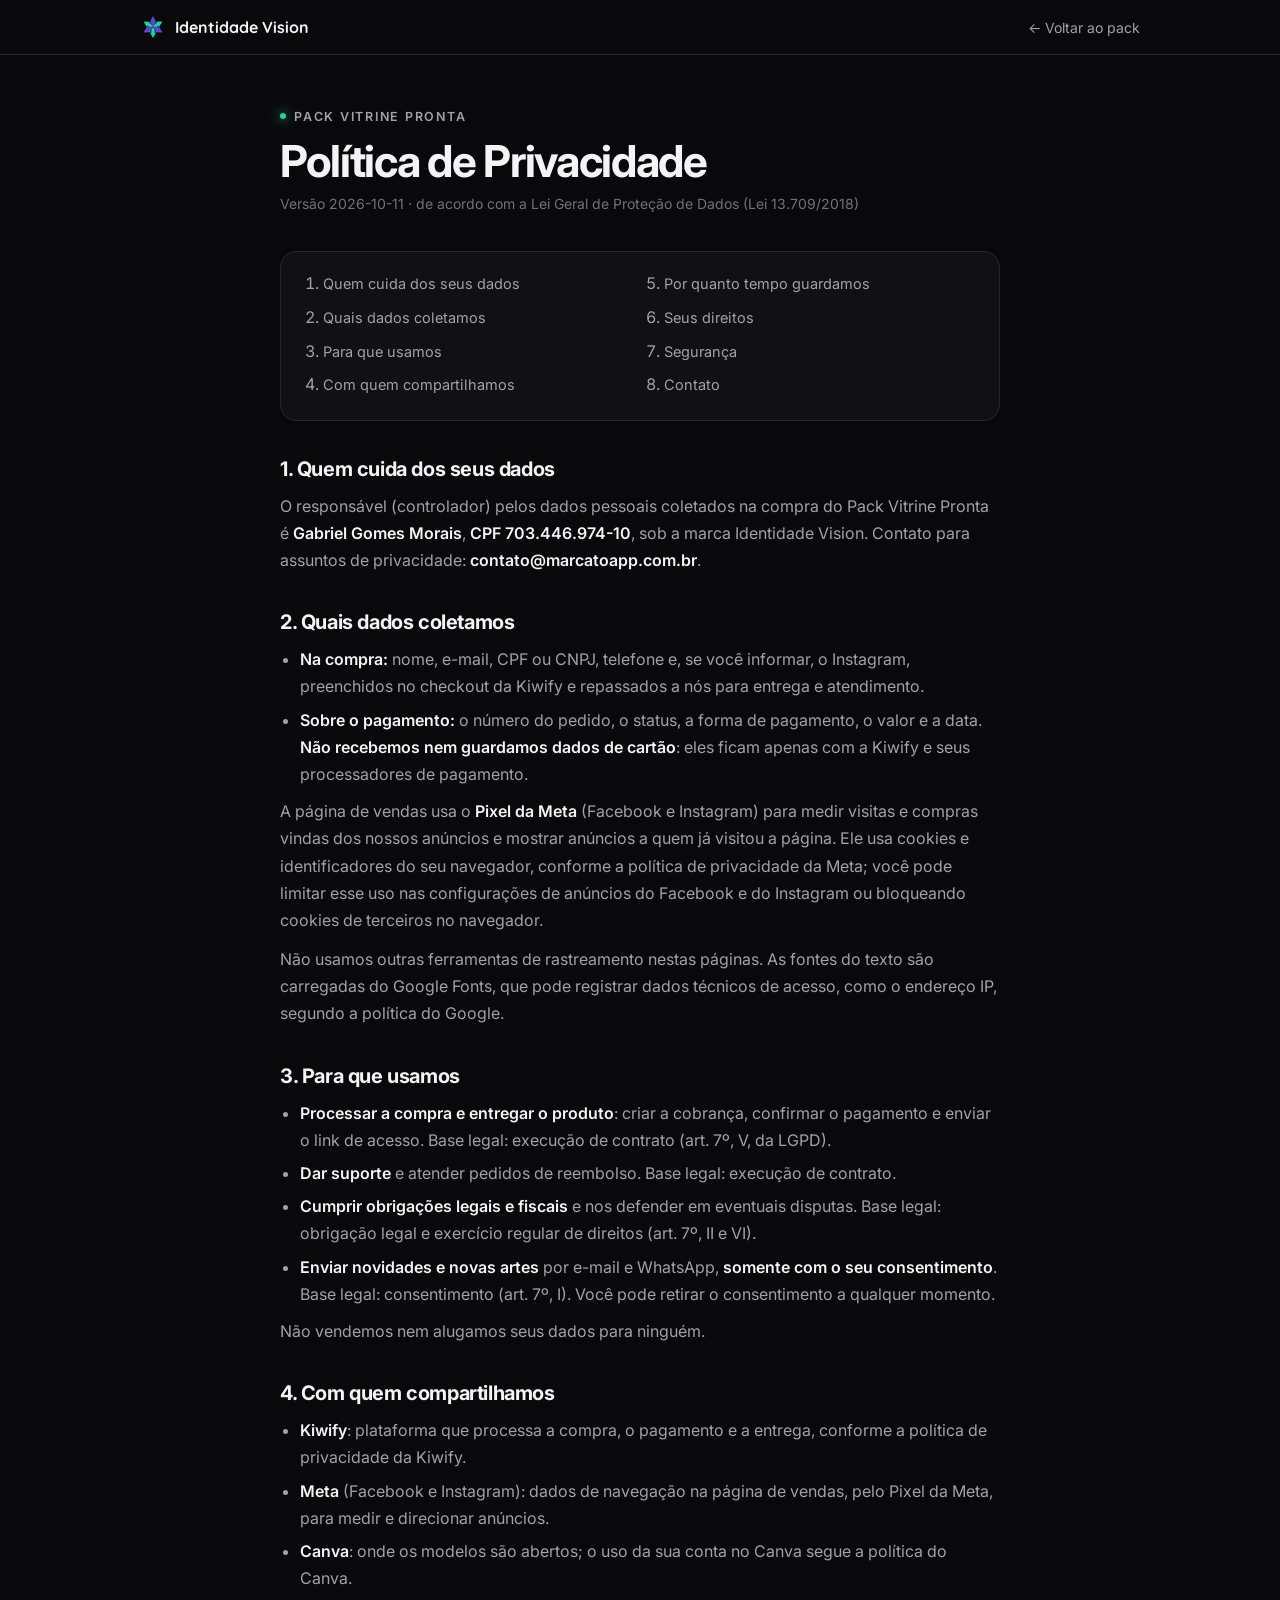
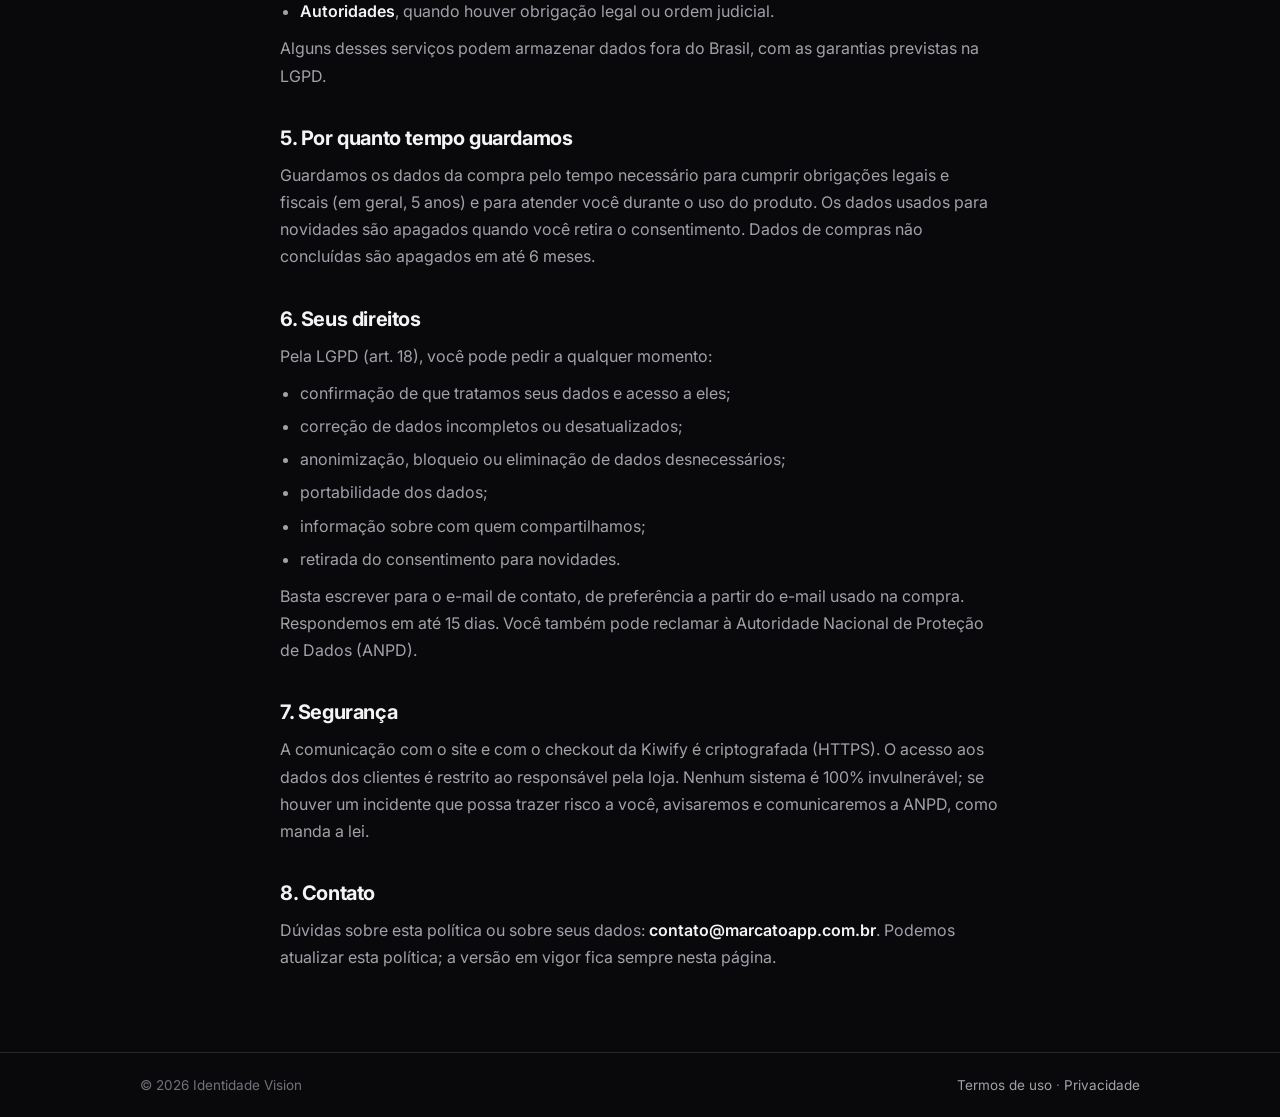
<file: pack/privacidade/index.html>
<!DOCTYPE html>
<html lang="pt-BR">
<head>
<meta charset="UTF-8">
<meta name="viewport" content="width=device-width, initial-scale=1.0, viewport-fit=cover">
<title>Política de Privacidade — Pack Vitrine Pronta</title>
<link rel="icon" type="image/svg+xml" href="data:image/svg+xml,%3Csvg%20xmlns%3D%22http%3A%2F%2Fwww.w3.org%2F2000%2Fsvg%22%20viewBox%3D%220%200%20100%20100%22%3E%3Cg%3E%3Cpolygon%20points%3D%2242.38%2C35.36%2038.80%2C28.49%2045.79%2C28.49%22%20fill%3D%22%2317D9A0%22%2F%3E%3Cpolygon%20points%3D%2257.62%2C35.36%2054.21%2C28.49%2061.20%2C28.49%22%20fill%3D%22%2317D9A0%22%2F%3E%3Cpolygon%20points%3D%2258.87%2C36.08%2063.03%2C29.55%2066.52%2C35.60%22%20fill%3D%22%236C3CE9%22%2F%3E%3Cpolygon%20points%3D%2266.48%2C49.28%2070.73%2C42.89%2074.23%2C48.94%22%20fill%3D%22%236C3CE9%22%2F%3E%3Cpolygon%20points%3D%2266.48%2C50.72%2074.23%2C51.06%2070.73%2C57.11%22%20fill%3D%22%2317D9A0%22%2F%3E%3Cpolygon%20points%3D%2258.87%2C63.92%2066.52%2C64.40%2063.03%2C70.45%22%20fill%3D%22%2317D9A0%22%2F%3E%3Cpolygon%20points%3D%2257.62%2C64.64%2061.20%2C71.51%2054.21%2C71.51%22%20fill%3D%22%236C3CE9%22%2F%3E%3Cpolygon%20points%3D%2242.38%2C64.64%2045.79%2C71.51%2038.80%2C71.51%22%20fill%3D%22%236C3CE9%22%2F%3E%3Cpolygon%20points%3D%2241.13%2C63.92%2036.97%2C70.45%2033.48%2C64.40%22%20fill%3D%22%2317D9A0%22%2F%3E%3Cpolygon%20points%3D%2233.52%2C50.72%2029.27%2C57.11%2025.77%2C51.06%22%20fill%3D%22%2317D9A0%22%2F%3E%3Cpolygon%20points%3D%2233.52%2C49.28%2025.77%2C48.94%2029.27%2C42.89%22%20fill%3D%22%236C3CE9%22%2F%3E%3Cpolygon%20points%3D%2241.13%2C36.08%2033.48%2C35.60%2036.97%2C29.55%22%20fill%3D%22%236C3CE9%22%2F%3E%3Cpolygon%20points%3D%2250.00%2C50.00%2042.38%2C35.36%2045.79%2C28.49%2038.80%2C28.49%2050.00%2C8.00%2061.20%2C28.49%2054.21%2C28.49%2057.62%2C35.36%22%20fill%3D%22%236C3CE9%22%2F%3E%3Cpolygon%20points%3D%2250.00%2C50.00%2058.87%2C36.08%2066.52%2C35.60%2063.03%2C29.55%2086.37%2C29.00%2074.23%2C48.94%2070.73%2C42.89%2066.48%2C49.28%22%20fill%3D%22%2317D9A0%22%2F%3E%3Cpolygon%20points%3D%2250.00%2C50.00%2066.48%2C50.72%2070.73%2C57.11%2074.23%2C51.06%2086.37%2C71.00%2063.03%2C70.45%2066.52%2C64.40%2058.87%2C63.92%22%20fill%3D%22%236C3CE9%22%2F%3E%3Cpolygon%20points%3D%2250.00%2C50.00%2057.62%2C64.64%2054.21%2C71.51%2061.20%2C71.51%2050.00%2C92.00%2038.80%2C71.51%2045.79%2C71.51%2042.38%2C64.64%22%20fill%3D%22%2317D9A0%22%2F%3E%3Cpolygon%20points%3D%2250.00%2C50.00%2041.13%2C63.92%2033.48%2C64.40%2036.97%2C70.45%2013.63%2C71.00%2025.77%2C51.06%2029.27%2C57.11%2033.52%2C50.72%22%20fill%3D%22%236C3CE9%22%2F%3E%3Cpolygon%20points%3D%2250.00%2C50.00%2033.52%2C49.28%2029.27%2C42.89%2025.77%2C48.94%2013.63%2C29.00%2036.97%2C29.55%2033.48%2C35.60%2041.13%2C36.08%22%20fill%3D%22%2317D9A0%22%2F%3E%3C%2Fg%3E%3C%2Fsvg%3E">
<link rel="preconnect" href="https://fonts.googleapis.com">
<link rel="preconnect" href="https://fonts.gstatic.com" crossorigin>
<link href="https://fonts.googleapis.com/css2?family=Inter:wght@400;500;600;700;800&family=Quicksand:wght@700&display=swap" rel="stylesheet">
<link rel="stylesheet" href="../estilo.css">
</head>
<body>
<svg width="0" height="0" style="position:absolute" aria-hidden="true">
  <defs>
    <symbol id="logo-iv" viewBox="0 0 100 100">
      <polygon points="42.38,35.36 38.80,28.49 45.79,28.49" fill="#17D9A0"/>
      <polygon points="57.62,35.36 54.21,28.49 61.20,28.49" fill="#17D9A0"/>
      <polygon points="58.87,36.08 63.03,29.55 66.52,35.60" fill="#6C3CE9"/>
      <polygon points="66.48,49.28 70.73,42.89 74.23,48.94" fill="#6C3CE9"/>
      <polygon points="66.48,50.72 74.23,51.06 70.73,57.11" fill="#17D9A0"/>
      <polygon points="58.87,63.92 66.52,64.40 63.03,70.45" fill="#17D9A0"/>
      <polygon points="57.62,64.64 61.20,71.51 54.21,71.51" fill="#6C3CE9"/>
      <polygon points="42.38,64.64 45.79,71.51 38.80,71.51" fill="#6C3CE9"/>
      <polygon points="41.13,63.92 36.97,70.45 33.48,64.40" fill="#17D9A0"/>
      <polygon points="33.52,50.72 29.27,57.11 25.77,51.06" fill="#17D9A0"/>
      <polygon points="33.52,49.28 25.77,48.94 29.27,42.89" fill="#6C3CE9"/>
      <polygon points="41.13,36.08 33.48,35.60 36.97,29.55" fill="#6C3CE9"/>
      <polygon points="50.00,50.00 42.38,35.36 45.79,28.49 38.80,28.49 50.00,8.00 61.20,28.49 54.21,28.49 57.62,35.36" fill="#6C3CE9"/>
      <polygon points="50.00,50.00 58.87,36.08 66.52,35.60 63.03,29.55 86.37,29.00 74.23,48.94 70.73,42.89 66.48,49.28" fill="#17D9A0"/>
      <polygon points="50.00,50.00 66.48,50.72 70.73,57.11 74.23,51.06 86.37,71.00 63.03,70.45 66.52,64.40 58.87,63.92" fill="#6C3CE9"/>
      <polygon points="50.00,50.00 57.62,64.64 54.21,71.51 61.20,71.51 50.00,92.00 38.80,71.51 45.79,71.51 42.38,64.64" fill="#17D9A0"/>
      <polygon points="50.00,50.00 41.13,63.92 33.48,64.40 36.97,70.45 13.63,71.00 25.77,51.06 29.27,57.11 33.52,50.72" fill="#6C3CE9"/>
      <polygon points="50.00,50.00 33.52,49.28 29.27,42.89 25.77,48.94 13.63,29.00 36.97,29.55 33.48,35.60 41.13,36.08" fill="#17D9A0"/>
    </symbol>
  </defs>
</svg>
<header class="topo">
  <div class="topo-inner">
    <a class="marca" href="../">
      <svg width="26" height="26" viewBox="0 0 100 100" aria-hidden="true"><use href="#logo-iv"/></svg>
      <span>Identidade Vision</span>
    </a>
    <a class="voltar" href="../">← Voltar ao pack</a>
  </div>
</header>

<main class="doc">
  <span class="rotulo"><i></i>Pack Vitrine Pronta</span>
  <h1>Política de Privacidade</h1>
  <p class="atualizado">Versão <span data-cfg="versaoTermos">2026-10-11</span> · de acordo com a Lei Geral de Proteção de Dados (Lei 13.709/2018)</p>

  <nav class="indice" aria-label="Seções">
    <ol>
      <li><a href="#controlador">Quem cuida dos seus dados</a></li>
      <li><a href="#dados">Quais dados coletamos</a></li>
      <li><a href="#uso">Para que usamos</a></li>
      <li><a href="#compartilhamento">Com quem compartilhamos</a></li>
      <li><a href="#tempo">Por quanto tempo guardamos</a></li>
      <li><a href="#direitos">Seus direitos</a></li>
      <li><a href="#seguranca">Segurança</a></li>
      <li><a href="#contato">Contato</a></li>
    </ol>
  </nav>

  <h2 id="controlador">1. Quem cuida dos seus dados</h2>
  <p>O responsável (controlador) pelos dados pessoais coletados na compra do Pack Vitrine Pronta é <strong data-cfg="vendedor">[NOME OU RAZÃO SOCIAL]</strong>, <strong data-cfg="documento">[CPF OU CNPJ]</strong>, sob a marca Identidade Vision. Contato para assuntos de privacidade: <strong data-cfg="email">[E-MAIL DE CONTATO]</strong>.</p>

  <h2 id="dados">2. Quais dados coletamos</h2>
  <ul>
    <li><strong>Na compra:</strong> nome, e-mail, CPF ou CNPJ, telefone e, se você informar, o Instagram, preenchidos no checkout da Kiwify e repassados a nós para entrega e atendimento.</li>
    <li><strong>Sobre o pagamento:</strong> o número do pedido, o status, a forma de pagamento, o valor e a data. <strong>Não recebemos nem guardamos dados de cartão</strong>: eles ficam apenas com a Kiwify e seus processadores de pagamento.</li>
  </ul>
  <p>A página de vendas usa o <strong>Pixel da Meta</strong> (Facebook e Instagram) para medir visitas e compras vindas dos nossos anúncios e mostrar anúncios a quem já visitou a página. Ele usa cookies e identificadores do seu navegador, conforme a política de privacidade da Meta; você pode limitar esse uso nas configurações de anúncios do Facebook e do Instagram ou bloqueando cookies de terceiros no navegador.</p>
  <p>Não usamos outras ferramentas de rastreamento nestas páginas. As fontes do texto são carregadas do Google Fonts, que pode registrar dados técnicos de acesso, como o endereço IP, segundo a política do Google.</p>

  <h2 id="uso">3. Para que usamos</h2>
  <ul>
    <li><strong>Processar a compra e entregar o produto</strong>: criar a cobrança, confirmar o pagamento e enviar o link de acesso. Base legal: execução de contrato (art. 7º, V, da LGPD).</li>
    <li><strong>Dar suporte</strong> e atender pedidos de reembolso. Base legal: execução de contrato.</li>
    <li><strong>Cumprir obrigações legais e fiscais</strong> e nos defender em eventuais disputas. Base legal: obrigação legal e exercício regular de direitos (art. 7º, II e VI).</li>
    <li><strong>Enviar novidades e novas artes</strong> por e-mail e WhatsApp, <strong>somente com o seu consentimento</strong>. Base legal: consentimento (art. 7º, I). Você pode retirar o consentimento a qualquer momento.</li>
  </ul>
  <p>Não vendemos nem alugamos seus dados para ninguém.</p>

  <h2 id="compartilhamento">4. Com quem compartilhamos</h2>
  <ul>
    <li><strong>Kiwify</strong>: plataforma que processa a compra, o pagamento e a entrega, conforme a política de privacidade da Kiwify.</li>
    <li><strong>Meta</strong> (Facebook e Instagram): dados de navegação na página de vendas, pelo Pixel da Meta, para medir e direcionar anúncios.</li>
    <li><strong>Canva</strong>: onde os modelos são abertos; o uso da sua conta no Canva segue a política do Canva.</li>
    <li><strong>Autoridades</strong>, quando houver obrigação legal ou ordem judicial.</li>
  </ul>
  <p>Alguns desses serviços podem armazenar dados fora do Brasil, com as garantias previstas na LGPD.</p>

  <h2 id="tempo">5. Por quanto tempo guardamos</h2>
  <p>Guardamos os dados da compra pelo tempo necessário para cumprir obrigações legais e fiscais (em geral, 5 anos) e para atender você durante o uso do produto. Os dados usados para novidades são apagados quando você retira o consentimento. Dados de compras não concluídas são apagados em até 6 meses.</p>

  <h2 id="direitos">6. Seus direitos</h2>
  <p>Pela LGPD (art. 18), você pode pedir a qualquer momento:</p>
  <ul>
    <li>confirmação de que tratamos seus dados e acesso a eles;</li>
    <li>correção de dados incompletos ou desatualizados;</li>
    <li>anonimização, bloqueio ou eliminação de dados desnecessários;</li>
    <li>portabilidade dos dados;</li>
    <li>informação sobre com quem compartilhamos;</li>
    <li>retirada do consentimento para novidades.</li>
  </ul>
  <p>Basta escrever para o e-mail de contato, de preferência a partir do e-mail usado na compra. Respondemos em até 15 dias. Você também pode reclamar à Autoridade Nacional de Proteção de Dados (ANPD).</p>

  <h2 id="seguranca">7. Segurança</h2>
  <p>A comunicação com o site e com o checkout da Kiwify é criptografada (HTTPS). O acesso aos dados dos clientes é restrito ao responsável pela loja. Nenhum sistema é 100% invulnerável; se houver um incidente que possa trazer risco a você, avisaremos e comunicaremos a ANPD, como manda a lei.</p>

  <h2 id="contato">8. Contato</h2>
  <p>Dúvidas sobre esta política ou sobre seus dados: <strong data-cfg="email">[E-MAIL DE CONTATO]</strong>. Podemos atualizar esta política; a versão em vigor fica sempre nesta página.</p>
</main>

<footer>
  <div class="wrap">
    <span>© <span id="ano">2026</span> Identidade Vision</span>
    <span><a href="../termos/">Termos de uso</a> · <a href="../privacidade/">Privacidade</a></span>
  </div>
</footer>
<script src="../config.js"></script>
<script>document.getElementById('ano').textContent = new Date().getFullYear();</script>
</body>
</html>
</file>
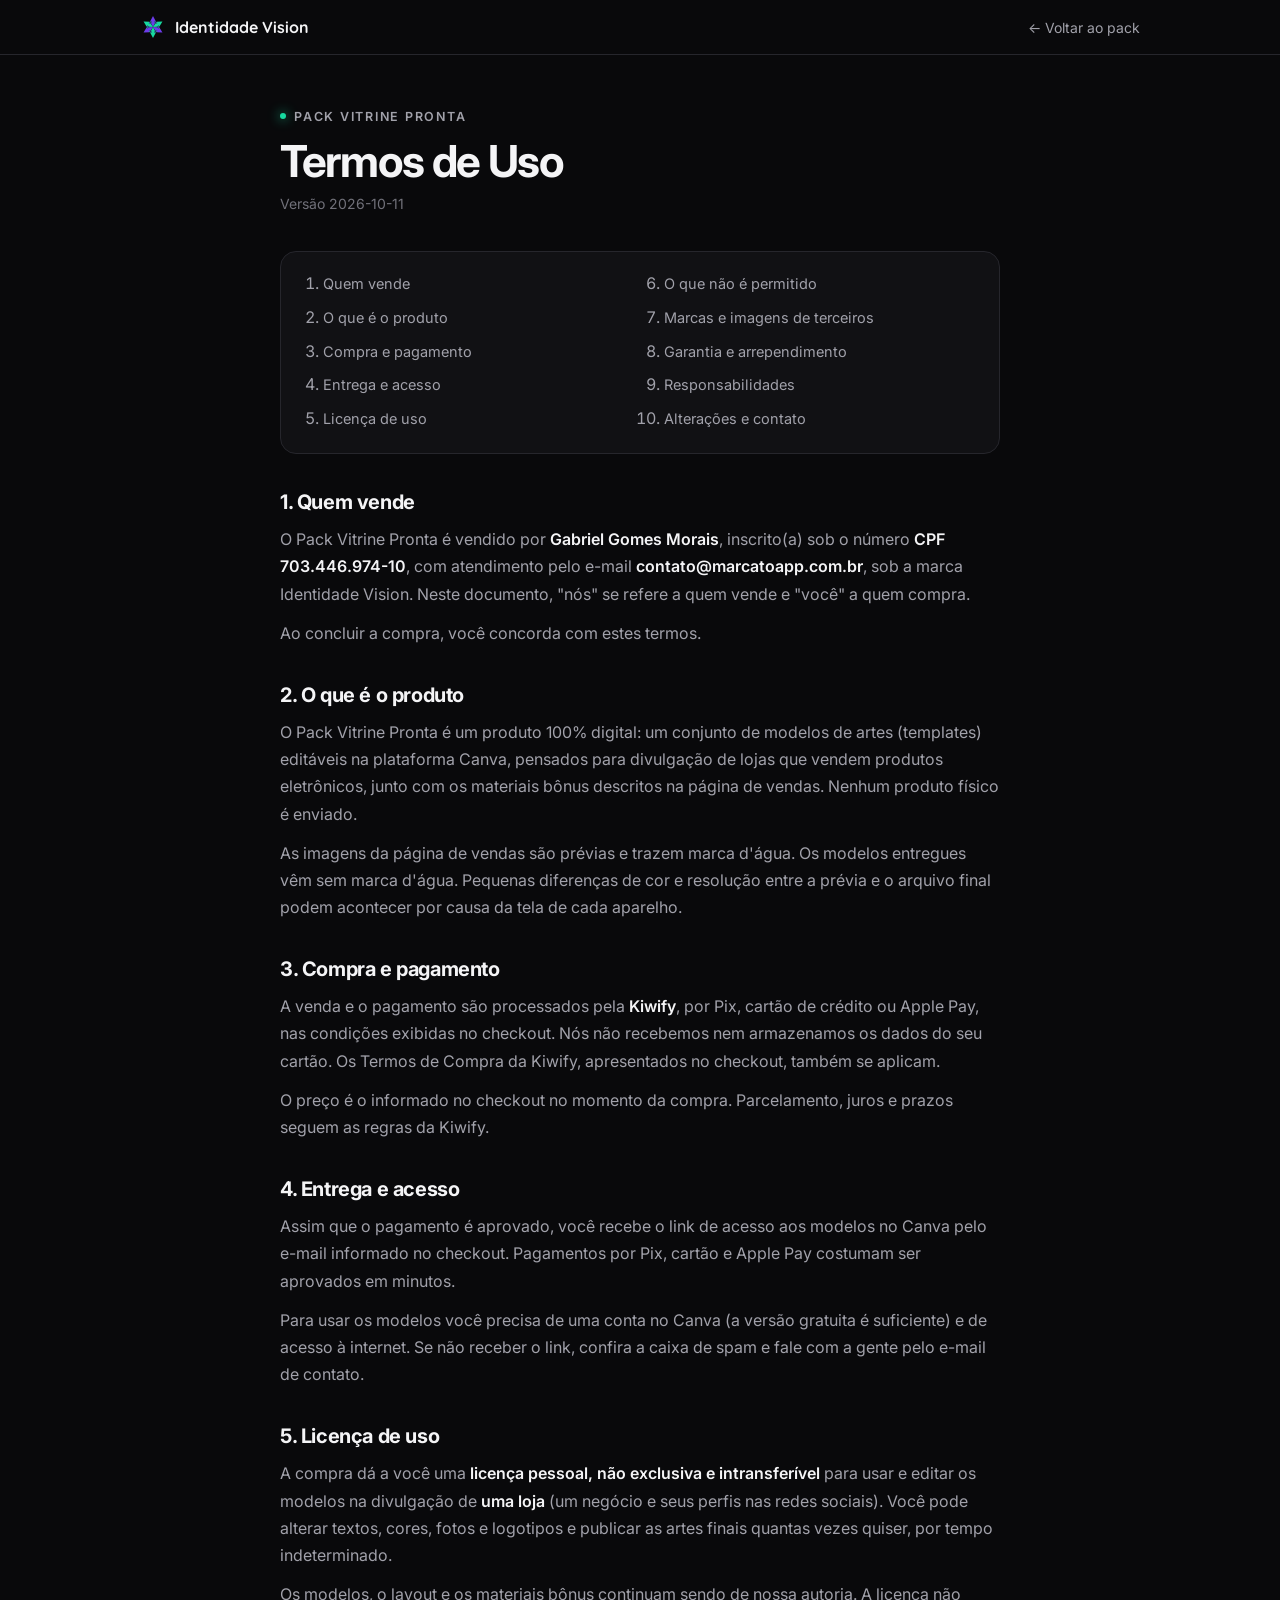
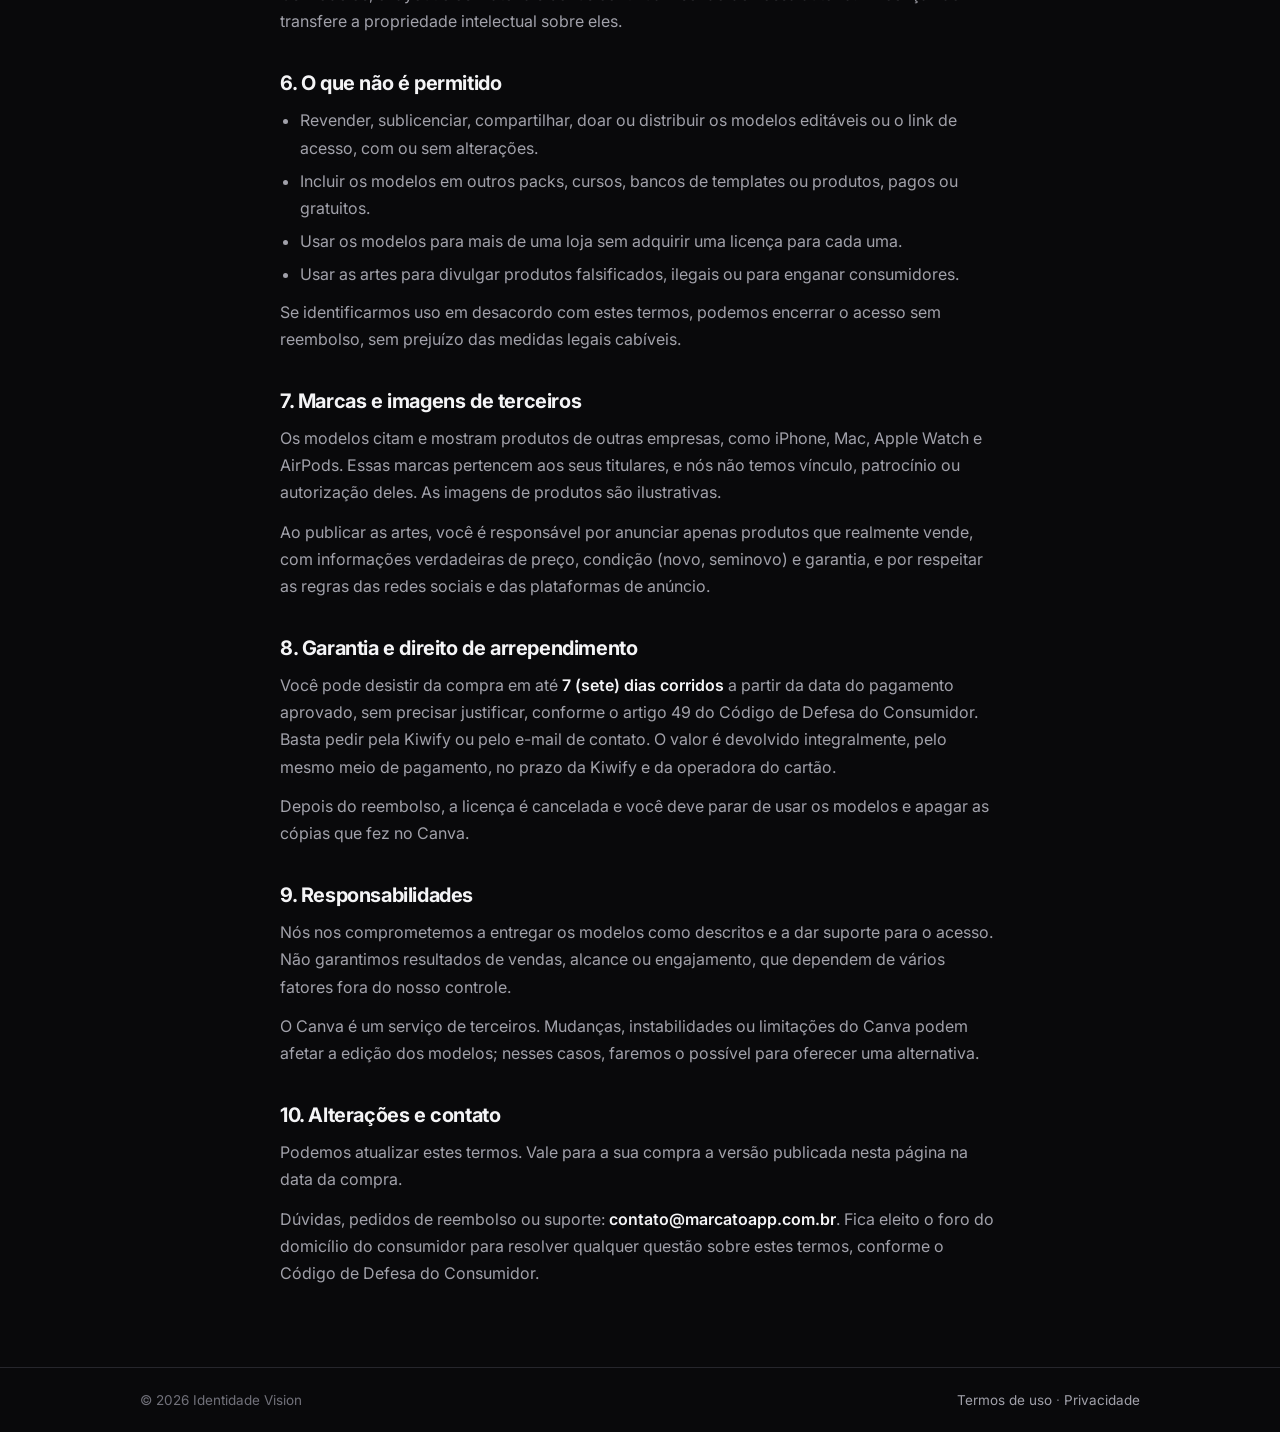
<file: pack/termos/index.html>
<!DOCTYPE html>
<html lang="pt-BR">
<head>
<meta charset="UTF-8">
<meta name="viewport" content="width=device-width, initial-scale=1.0, viewport-fit=cover">
<title>Termos de Uso — Pack Vitrine Pronta</title>
<link rel="icon" type="image/svg+xml" href="data:image/svg+xml,%3Csvg%20xmlns%3D%22http%3A%2F%2Fwww.w3.org%2F2000%2Fsvg%22%20viewBox%3D%220%200%20100%20100%22%3E%3Cg%3E%3Cpolygon%20points%3D%2242.38%2C35.36%2038.80%2C28.49%2045.79%2C28.49%22%20fill%3D%22%2317D9A0%22%2F%3E%3Cpolygon%20points%3D%2257.62%2C35.36%2054.21%2C28.49%2061.20%2C28.49%22%20fill%3D%22%2317D9A0%22%2F%3E%3Cpolygon%20points%3D%2258.87%2C36.08%2063.03%2C29.55%2066.52%2C35.60%22%20fill%3D%22%236C3CE9%22%2F%3E%3Cpolygon%20points%3D%2266.48%2C49.28%2070.73%2C42.89%2074.23%2C48.94%22%20fill%3D%22%236C3CE9%22%2F%3E%3Cpolygon%20points%3D%2266.48%2C50.72%2074.23%2C51.06%2070.73%2C57.11%22%20fill%3D%22%2317D9A0%22%2F%3E%3Cpolygon%20points%3D%2258.87%2C63.92%2066.52%2C64.40%2063.03%2C70.45%22%20fill%3D%22%2317D9A0%22%2F%3E%3Cpolygon%20points%3D%2257.62%2C64.64%2061.20%2C71.51%2054.21%2C71.51%22%20fill%3D%22%236C3CE9%22%2F%3E%3Cpolygon%20points%3D%2242.38%2C64.64%2045.79%2C71.51%2038.80%2C71.51%22%20fill%3D%22%236C3CE9%22%2F%3E%3Cpolygon%20points%3D%2241.13%2C63.92%2036.97%2C70.45%2033.48%2C64.40%22%20fill%3D%22%2317D9A0%22%2F%3E%3Cpolygon%20points%3D%2233.52%2C50.72%2029.27%2C57.11%2025.77%2C51.06%22%20fill%3D%22%2317D9A0%22%2F%3E%3Cpolygon%20points%3D%2233.52%2C49.28%2025.77%2C48.94%2029.27%2C42.89%22%20fill%3D%22%236C3CE9%22%2F%3E%3Cpolygon%20points%3D%2241.13%2C36.08%2033.48%2C35.60%2036.97%2C29.55%22%20fill%3D%22%236C3CE9%22%2F%3E%3Cpolygon%20points%3D%2250.00%2C50.00%2042.38%2C35.36%2045.79%2C28.49%2038.80%2C28.49%2050.00%2C8.00%2061.20%2C28.49%2054.21%2C28.49%2057.62%2C35.36%22%20fill%3D%22%236C3CE9%22%2F%3E%3Cpolygon%20points%3D%2250.00%2C50.00%2058.87%2C36.08%2066.52%2C35.60%2063.03%2C29.55%2086.37%2C29.00%2074.23%2C48.94%2070.73%2C42.89%2066.48%2C49.28%22%20fill%3D%22%2317D9A0%22%2F%3E%3Cpolygon%20points%3D%2250.00%2C50.00%2066.48%2C50.72%2070.73%2C57.11%2074.23%2C51.06%2086.37%2C71.00%2063.03%2C70.45%2066.52%2C64.40%2058.87%2C63.92%22%20fill%3D%22%236C3CE9%22%2F%3E%3Cpolygon%20points%3D%2250.00%2C50.00%2057.62%2C64.64%2054.21%2C71.51%2061.20%2C71.51%2050.00%2C92.00%2038.80%2C71.51%2045.79%2C71.51%2042.38%2C64.64%22%20fill%3D%22%2317D9A0%22%2F%3E%3Cpolygon%20points%3D%2250.00%2C50.00%2041.13%2C63.92%2033.48%2C64.40%2036.97%2C70.45%2013.63%2C71.00%2025.77%2C51.06%2029.27%2C57.11%2033.52%2C50.72%22%20fill%3D%22%236C3CE9%22%2F%3E%3Cpolygon%20points%3D%2250.00%2C50.00%2033.52%2C49.28%2029.27%2C42.89%2025.77%2C48.94%2013.63%2C29.00%2036.97%2C29.55%2033.48%2C35.60%2041.13%2C36.08%22%20fill%3D%22%2317D9A0%22%2F%3E%3C%2Fg%3E%3C%2Fsvg%3E">
<link rel="preconnect" href="https://fonts.googleapis.com">
<link rel="preconnect" href="https://fonts.gstatic.com" crossorigin>
<link href="https://fonts.googleapis.com/css2?family=Inter:wght@400;500;600;700;800&family=Quicksand:wght@700&display=swap" rel="stylesheet">
<link rel="stylesheet" href="../estilo.css">
</head>
<body>
<svg width="0" height="0" style="position:absolute" aria-hidden="true">
  <defs>
    <symbol id="logo-iv" viewBox="0 0 100 100">
      <polygon points="42.38,35.36 38.80,28.49 45.79,28.49" fill="#17D9A0"/>
      <polygon points="57.62,35.36 54.21,28.49 61.20,28.49" fill="#17D9A0"/>
      <polygon points="58.87,36.08 63.03,29.55 66.52,35.60" fill="#6C3CE9"/>
      <polygon points="66.48,49.28 70.73,42.89 74.23,48.94" fill="#6C3CE9"/>
      <polygon points="66.48,50.72 74.23,51.06 70.73,57.11" fill="#17D9A0"/>
      <polygon points="58.87,63.92 66.52,64.40 63.03,70.45" fill="#17D9A0"/>
      <polygon points="57.62,64.64 61.20,71.51 54.21,71.51" fill="#6C3CE9"/>
      <polygon points="42.38,64.64 45.79,71.51 38.80,71.51" fill="#6C3CE9"/>
      <polygon points="41.13,63.92 36.97,70.45 33.48,64.40" fill="#17D9A0"/>
      <polygon points="33.52,50.72 29.27,57.11 25.77,51.06" fill="#17D9A0"/>
      <polygon points="33.52,49.28 25.77,48.94 29.27,42.89" fill="#6C3CE9"/>
      <polygon points="41.13,36.08 33.48,35.60 36.97,29.55" fill="#6C3CE9"/>
      <polygon points="50.00,50.00 42.38,35.36 45.79,28.49 38.80,28.49 50.00,8.00 61.20,28.49 54.21,28.49 57.62,35.36" fill="#6C3CE9"/>
      <polygon points="50.00,50.00 58.87,36.08 66.52,35.60 63.03,29.55 86.37,29.00 74.23,48.94 70.73,42.89 66.48,49.28" fill="#17D9A0"/>
      <polygon points="50.00,50.00 66.48,50.72 70.73,57.11 74.23,51.06 86.37,71.00 63.03,70.45 66.52,64.40 58.87,63.92" fill="#6C3CE9"/>
      <polygon points="50.00,50.00 57.62,64.64 54.21,71.51 61.20,71.51 50.00,92.00 38.80,71.51 45.79,71.51 42.38,64.64" fill="#17D9A0"/>
      <polygon points="50.00,50.00 41.13,63.92 33.48,64.40 36.97,70.45 13.63,71.00 25.77,51.06 29.27,57.11 33.52,50.72" fill="#6C3CE9"/>
      <polygon points="50.00,50.00 33.52,49.28 29.27,42.89 25.77,48.94 13.63,29.00 36.97,29.55 33.48,35.60 41.13,36.08" fill="#17D9A0"/>
    </symbol>
  </defs>
</svg>
<header class="topo">
  <div class="topo-inner">
    <a class="marca" href="../">
      <svg width="26" height="26" viewBox="0 0 100 100" aria-hidden="true"><use href="#logo-iv"/></svg>
      <span>Identidade Vision</span>
    </a>
    <a class="voltar" href="../">← Voltar ao pack</a>
  </div>
</header>

<main class="doc">
  <span class="rotulo"><i></i>Pack Vitrine Pronta</span>
  <h1>Termos de Uso</h1>
  <p class="atualizado">Versão <span data-cfg="versaoTermos">2026-10-11</span></p>

  <nav class="indice" aria-label="Seções">
    <ol>
      <li><a href="#quem">Quem vende</a></li>
      <li><a href="#produto">O que é o produto</a></li>
      <li><a href="#compra">Compra e pagamento</a></li>
      <li><a href="#entrega">Entrega e acesso</a></li>
      <li><a href="#licenca">Licença de uso</a></li>
      <li><a href="#proibido">O que não é permitido</a></li>
      <li><a href="#marcas">Marcas e imagens de terceiros</a></li>
      <li><a href="#garantia">Garantia e arrependimento</a></li>
      <li><a href="#responsabilidade">Responsabilidades</a></li>
      <li><a href="#alteracoes">Alterações e contato</a></li>
    </ol>
  </nav>

  <h2 id="quem">1. Quem vende</h2>
  <p>O Pack Vitrine Pronta é vendido por <strong data-cfg="vendedor">[NOME OU RAZÃO SOCIAL]</strong>, inscrito(a) sob o número <strong data-cfg="documento">[CPF OU CNPJ]</strong>, com atendimento pelo e-mail <strong data-cfg="email">[E-MAIL DE CONTATO]</strong>, sob a marca Identidade Vision. Neste documento, "nós" se refere a quem vende e "você" a quem compra.</p>
  <p>Ao concluir a compra, você concorda com estes termos.</p>

  <h2 id="produto">2. O que é o produto</h2>
  <p>O Pack Vitrine Pronta é um produto 100% digital: um conjunto de modelos de artes (templates) editáveis na plataforma Canva, pensados para divulgação de lojas que vendem produtos eletrônicos, junto com os materiais bônus descritos na página de vendas. Nenhum produto físico é enviado.</p>
  <p>As imagens da página de vendas são prévias e trazem marca d'água. Os modelos entregues vêm sem marca d'água. Pequenas diferenças de cor e resolução entre a prévia e o arquivo final podem acontecer por causa da tela de cada aparelho.</p>

  <h2 id="compra">3. Compra e pagamento</h2>
  <p>A venda e o pagamento são processados pela <strong>Kiwify</strong>, por Pix, cartão de crédito ou Apple Pay, nas condições exibidas no checkout. Nós não recebemos nem armazenamos os dados do seu cartão. Os Termos de Compra da Kiwify, apresentados no checkout, também se aplicam.</p>
  <p>O preço é o informado no checkout no momento da compra. Parcelamento, juros e prazos seguem as regras da Kiwify.</p>

  <h2 id="entrega">4. Entrega e acesso</h2>
  <p>Assim que o pagamento é aprovado, você recebe o link de acesso aos modelos no Canva pelo e-mail informado no checkout. Pagamentos por Pix, cartão e Apple Pay costumam ser aprovados em minutos.</p>
  <p>Para usar os modelos você precisa de uma conta no Canva (a versão gratuita é suficiente) e de acesso à internet. Se não receber o link, confira a caixa de spam e fale com a gente pelo e-mail de contato.</p>

  <h2 id="licenca">5. Licença de uso</h2>
  <p>A compra dá a você uma <strong>licença pessoal, não exclusiva e intransferível</strong> para usar e editar os modelos na divulgação de <strong>uma loja</strong> (um negócio e seus perfis nas redes sociais). Você pode alterar textos, cores, fotos e logotipos e publicar as artes finais quantas vezes quiser, por tempo indeterminado.</p>
  <p>Os modelos, o layout e os materiais bônus continuam sendo de nossa autoria. A licença não transfere a propriedade intelectual sobre eles.</p>

  <h2 id="proibido">6. O que não é permitido</h2>
  <ul>
    <li>Revender, sublicenciar, compartilhar, doar ou distribuir os modelos editáveis ou o link de acesso, com ou sem alterações.</li>
    <li>Incluir os modelos em outros packs, cursos, bancos de templates ou produtos, pagos ou gratuitos.</li>
    <li>Usar os modelos para mais de uma loja sem adquirir uma licença para cada uma.</li>
    <li>Usar as artes para divulgar produtos falsificados, ilegais ou para enganar consumidores.</li>
  </ul>
  <p>Se identificarmos uso em desacordo com estes termos, podemos encerrar o acesso sem reembolso, sem prejuízo das medidas legais cabíveis.</p>

  <h2 id="marcas">7. Marcas e imagens de terceiros</h2>
  <p>Os modelos citam e mostram produtos de outras empresas, como iPhone, Mac, Apple Watch e AirPods. Essas marcas pertencem aos seus titulares, e nós não temos vínculo, patrocínio ou autorização deles. As imagens de produtos são ilustrativas.</p>
  <p>Ao publicar as artes, você é responsável por anunciar apenas produtos que realmente vende, com informações verdadeiras de preço, condição (novo, seminovo) e garantia, e por respeitar as regras das redes sociais e das plataformas de anúncio.</p>

  <h2 id="garantia">8. Garantia e direito de arrependimento</h2>
  <p>Você pode desistir da compra em até <strong>7 (sete) dias corridos</strong> a partir da data do pagamento aprovado, sem precisar justificar, conforme o artigo 49 do Código de Defesa do Consumidor. Basta pedir pela Kiwify ou pelo e-mail de contato. O valor é devolvido integralmente, pelo mesmo meio de pagamento, no prazo da Kiwify e da operadora do cartão.</p>
  <p>Depois do reembolso, a licença é cancelada e você deve parar de usar os modelos e apagar as cópias que fez no Canva.</p>

  <h2 id="responsabilidade">9. Responsabilidades</h2>
  <p>Nós nos comprometemos a entregar os modelos como descritos e a dar suporte para o acesso. Não garantimos resultados de vendas, alcance ou engajamento, que dependem de vários fatores fora do nosso controle.</p>
  <p>O Canva é um serviço de terceiros. Mudanças, instabilidades ou limitações do Canva podem afetar a edição dos modelos; nesses casos, faremos o possível para oferecer uma alternativa.</p>

  <h2 id="alteracoes">10. Alterações e contato</h2>
  <p>Podemos atualizar estes termos. Vale para a sua compra a versão publicada nesta página na data da compra.</p>
  <p>Dúvidas, pedidos de reembolso ou suporte: <strong data-cfg="email">[E-MAIL DE CONTATO]</strong>. Fica eleito o foro do domicílio do consumidor para resolver qualquer questão sobre estes termos, conforme o Código de Defesa do Consumidor.</p>
</main>

<footer>
  <div class="wrap">
    <span>© <span id="ano">2026</span> Identidade Vision</span>
    <span><a href="../termos/">Termos de uso</a> · <a href="../privacidade/">Privacidade</a></span>
  </div>
</footer>
<script src="../config.js"></script>
<script>document.getElementById('ano').textContent = new Date().getFullYear();</script>
</body>
</html>
</file>
<file: pack/estilo.css>
/* Estilo das páginas internas do pack (termos e privacidade).
   Mesmo grafite da página de vendas; verde só nas ações. */
:root{
  --fundo:#09090B;
  --fundo-2:#111114;
  --cartao:#16161A;
  --linha:#26262C;
  --texto:#F4F4F6;
  --suave:#A1A1AA;
  --apagado:#71717A;
  --violeta:#6C3CE9;
  --violeta-luz:#9B7BFF;
  --verde:#17D9A0;
  --erro:#F87171;
  color-scheme:dark;
}
*{box-sizing:border-box;}
body{margin:0;font-family:'Inter',system-ui,-apple-system,sans-serif;background:var(--fundo);color:var(--texto);-webkit-font-smoothing:antialiased;min-height:100vh;}
h1,h2,h3{margin:0;font-weight:700;letter-spacing:-.03em;text-wrap:balance;}
p{margin:0;}
a{color:inherit;}
img{display:block;max-width:100%;}
:focus-visible{outline:2px solid var(--verde);outline-offset:3px;}
::selection{background:var(--violeta);color:#fff;}
[hidden]{display:none!important;}

.topo{border-bottom:1px solid var(--linha);}
.topo-inner{max-width:1040px;margin:0 auto;padding:14px 20px;display:flex;align-items:center;justify-content:space-between;gap:12px;}
.marca{display:flex;align-items:center;gap:9px;font-family:'Quicksand','Inter',sans-serif;font-weight:700;font-size:16px;text-decoration:none;}
.voltar{font-size:14px;color:var(--suave);text-decoration:none;}
.voltar:hover{color:var(--texto);}


.rotulo{display:inline-flex;align-items:center;gap:8px;font-size:12.5px;font-weight:600;letter-spacing:.14em;text-transform:uppercase;color:var(--suave);}
.rotulo i{width:6px;height:6px;border-radius:50%;background:var(--verde);box-shadow:0 0 12px var(--verde);}

/* documentos legais */
.doc{max-width:760px;margin:0 auto;padding:48px 20px 80px;}
.doc h1{font-size:clamp(30px,5vw,44px);line-height:1.05;margin:14px 0 8px;}
.doc .atualizado{color:var(--apagado);font-size:14px;margin-bottom:36px;}
.doc h2{font-size:20px;margin:36px 0 12px;letter-spacing:-.02em;}
.doc p,.doc li{font-size:16px;line-height:1.7;color:var(--suave);}
.doc p + p{margin-top:12px;}
.doc ul{padding-left:20px;margin:10px 0;}
.doc li + li{margin-top:6px;}
.doc strong{color:var(--texto);font-weight:600;}
.doc .indice{border:1px solid var(--linha);border-radius:16px;padding:18px 22px;background:var(--fundo-2);}
.doc .indice ol{margin:0;padding-left:20px;columns:2;column-gap:28px;}
.doc .indice a{color:var(--suave);text-decoration:none;font-size:14.5px;line-height:1.9;}
.doc .indice a:hover{color:var(--texto);}

footer{border-top:1px solid var(--linha);padding:24px 0;font-size:13.5px;color:var(--apagado);}
footer .wrap{max-width:1040px;margin:0 auto;padding:0 20px;display:flex;flex-wrap:wrap;justify-content:space-between;gap:12px;}
footer a{color:var(--suave);text-decoration:none;}

@media (max-width:560px){
  .doc .indice ol{columns:1;}
}
</file>
